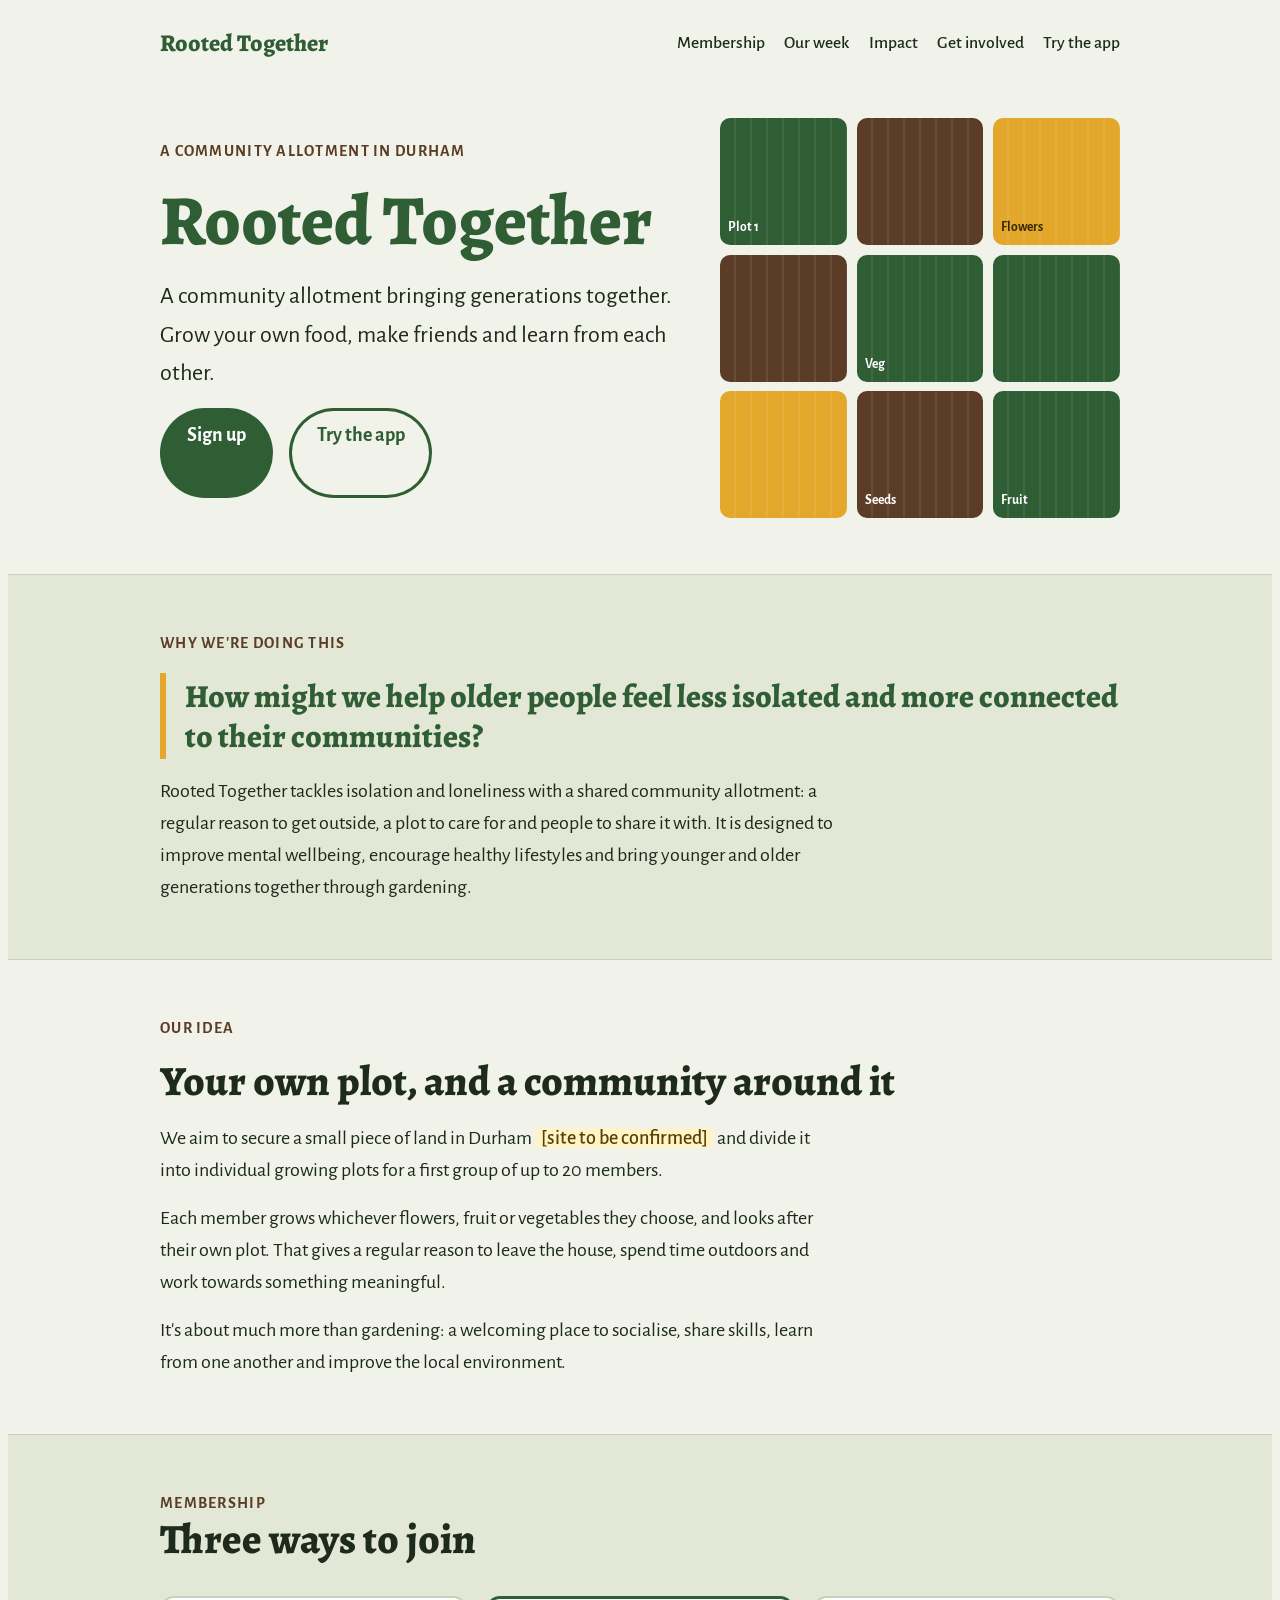
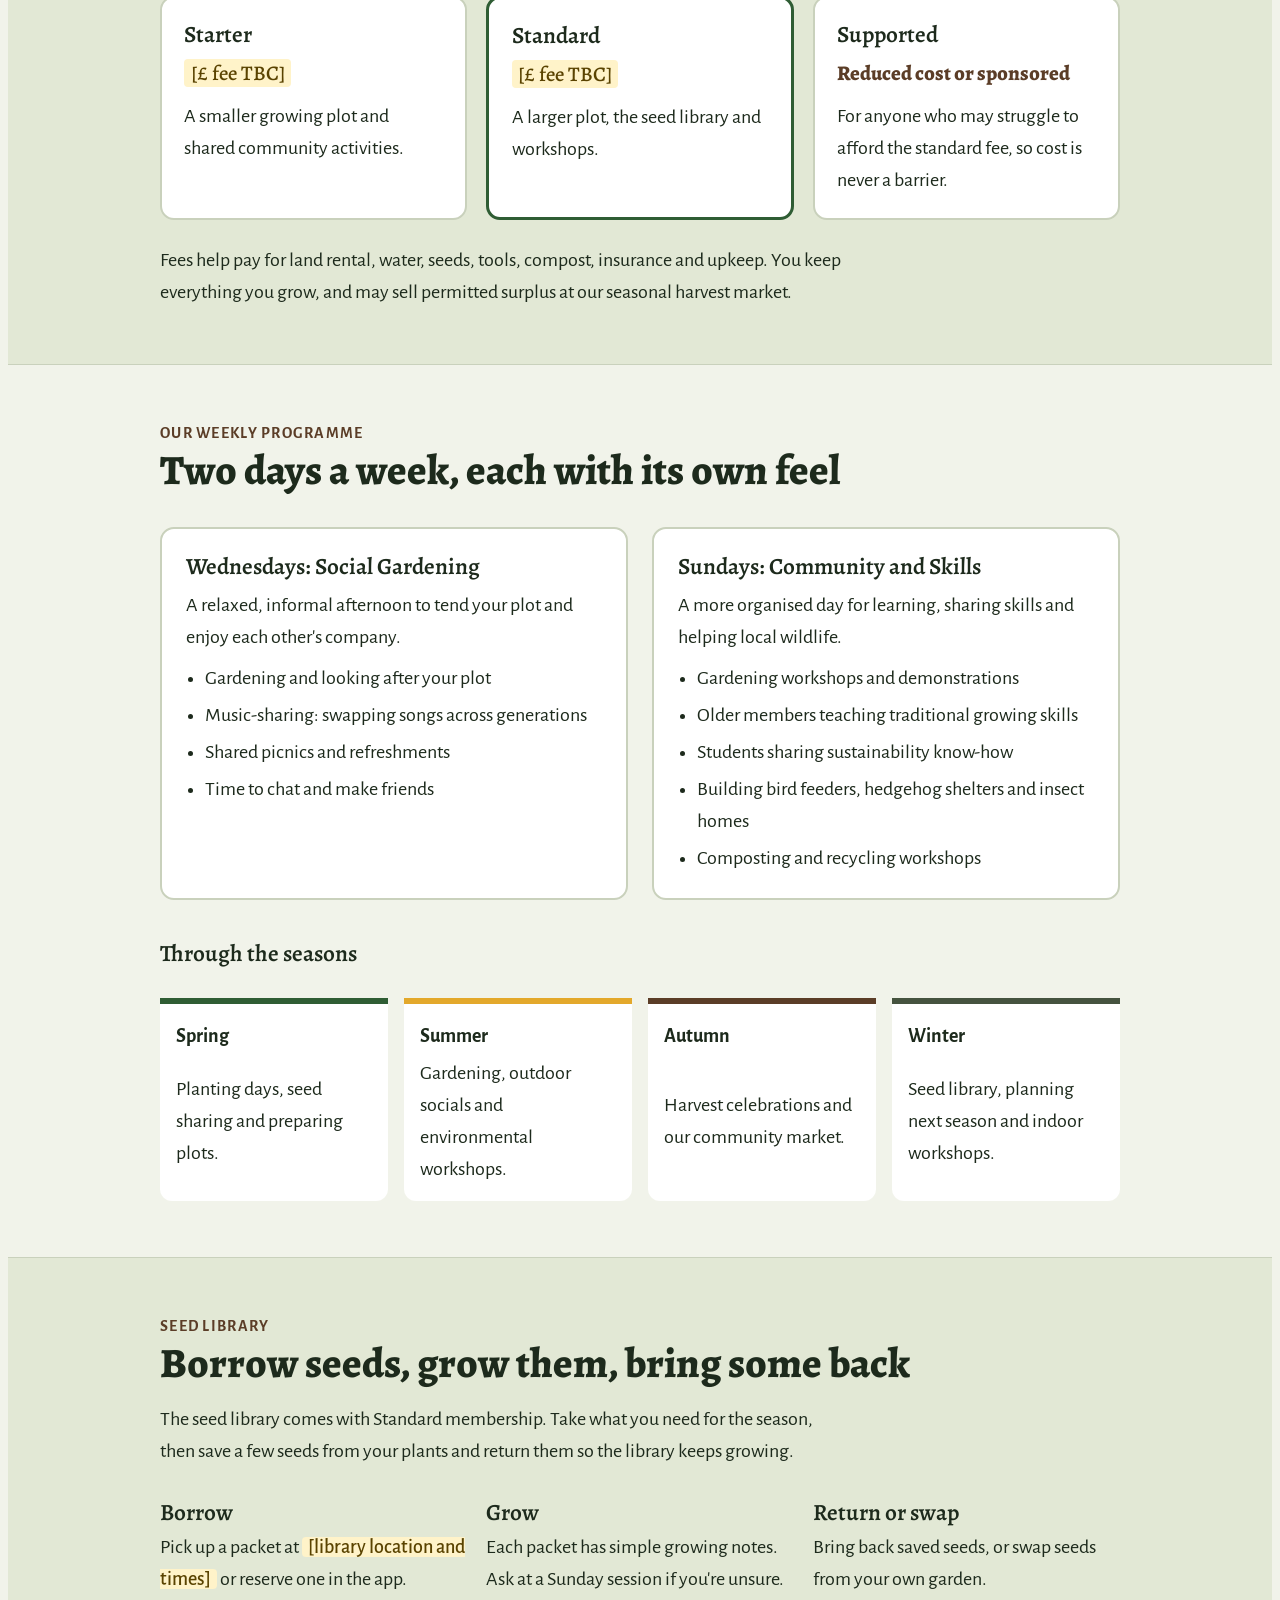
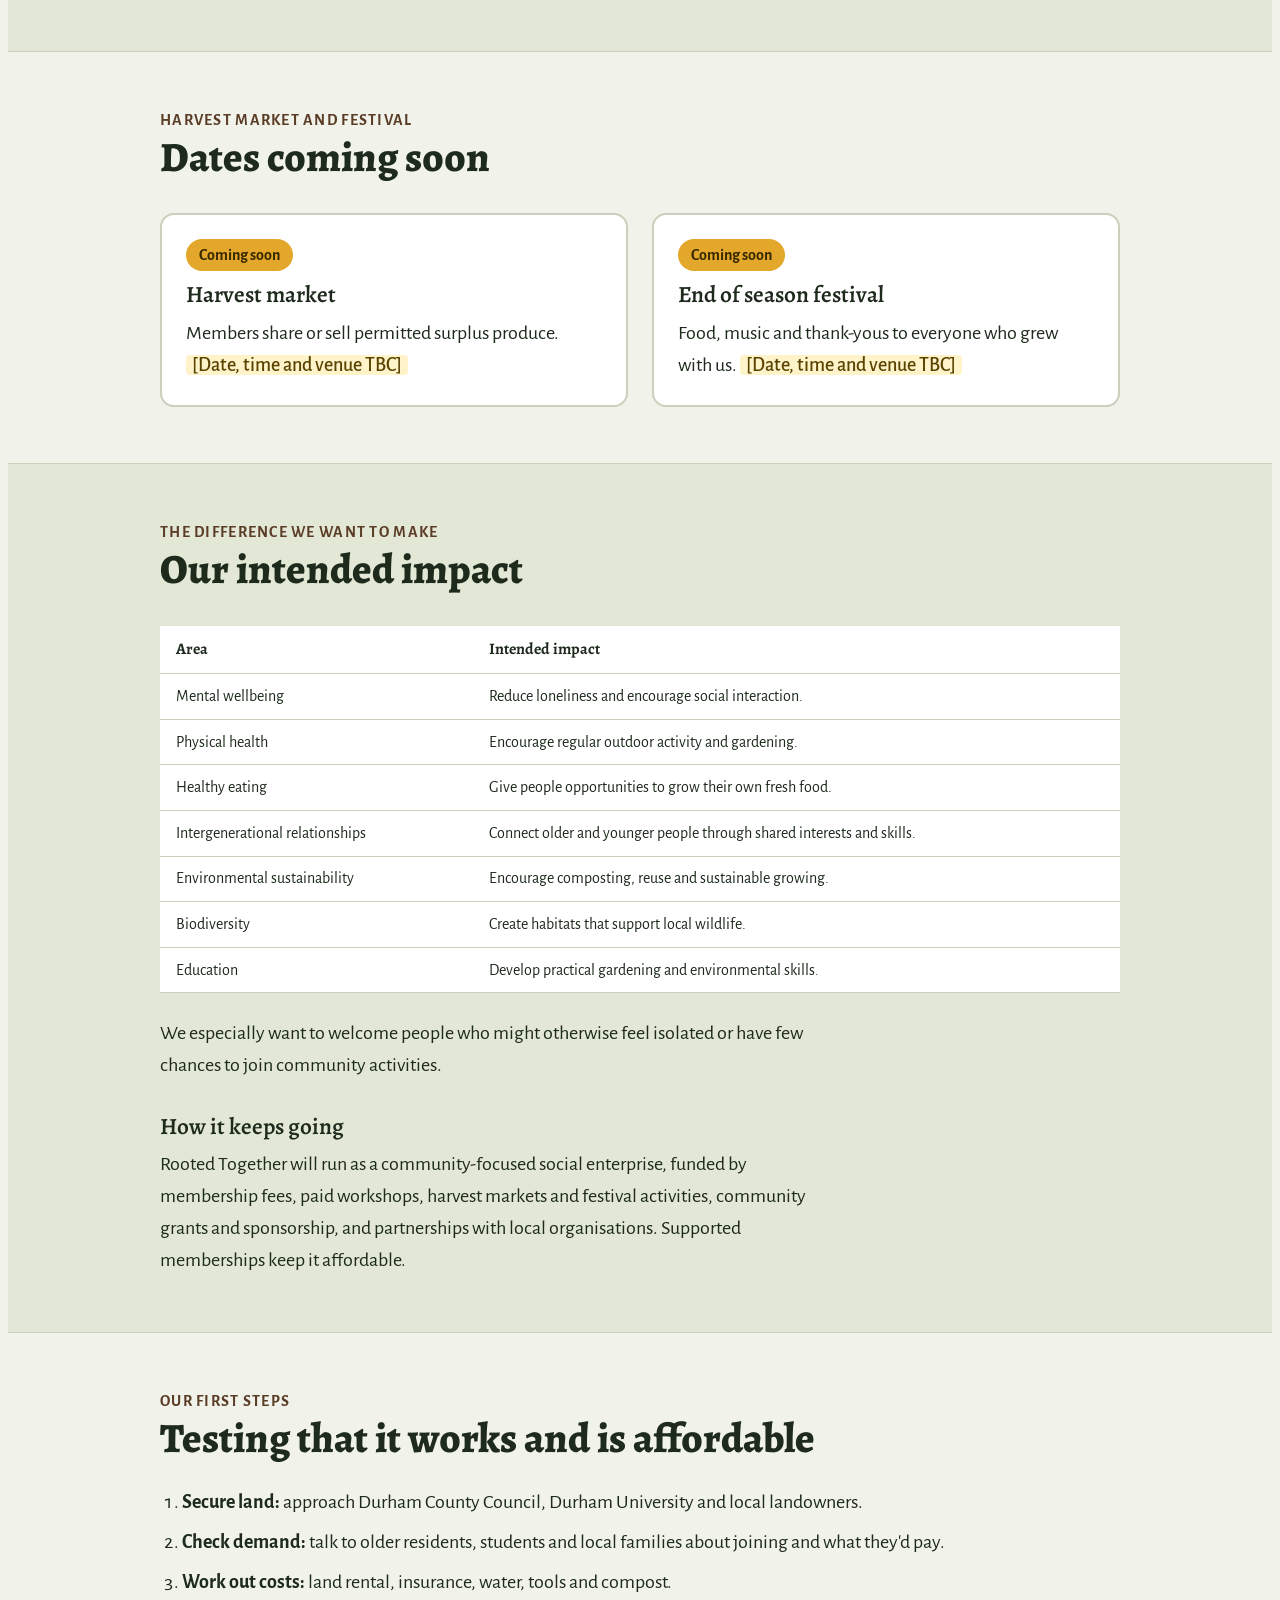
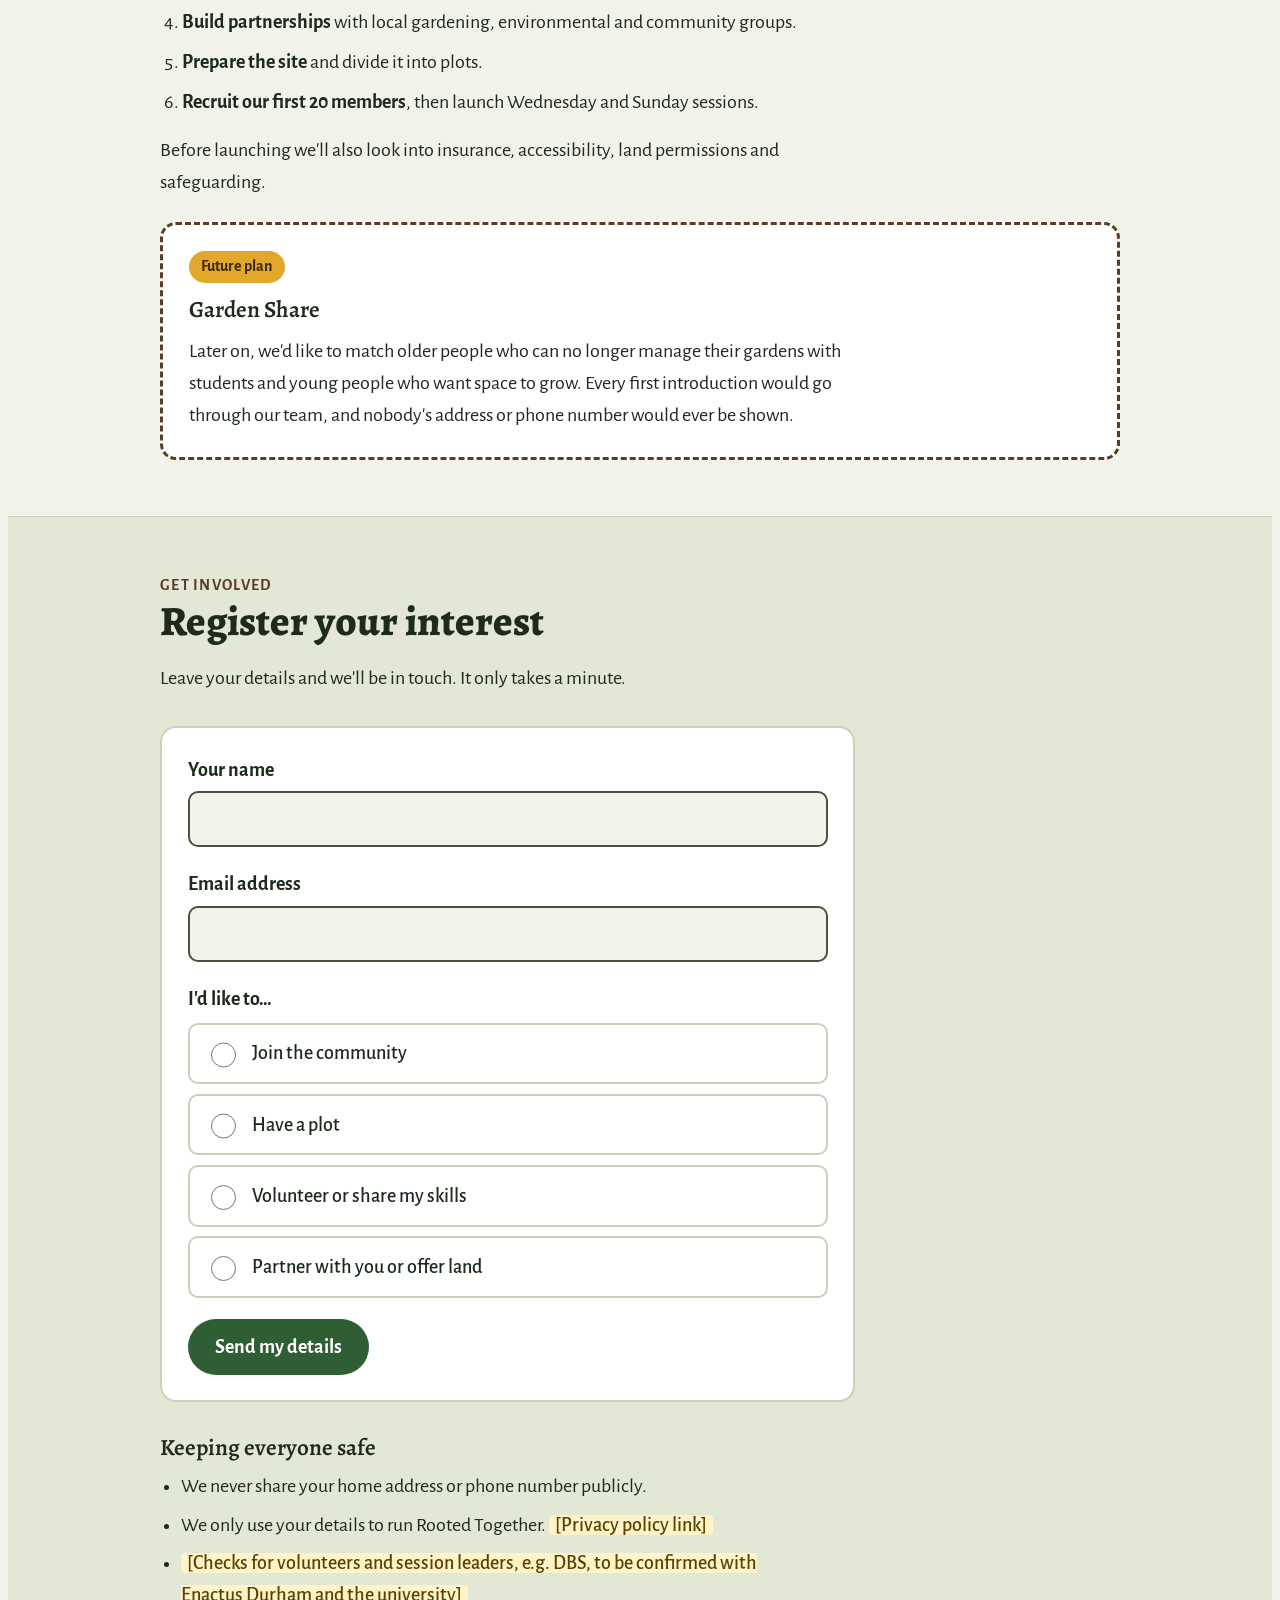
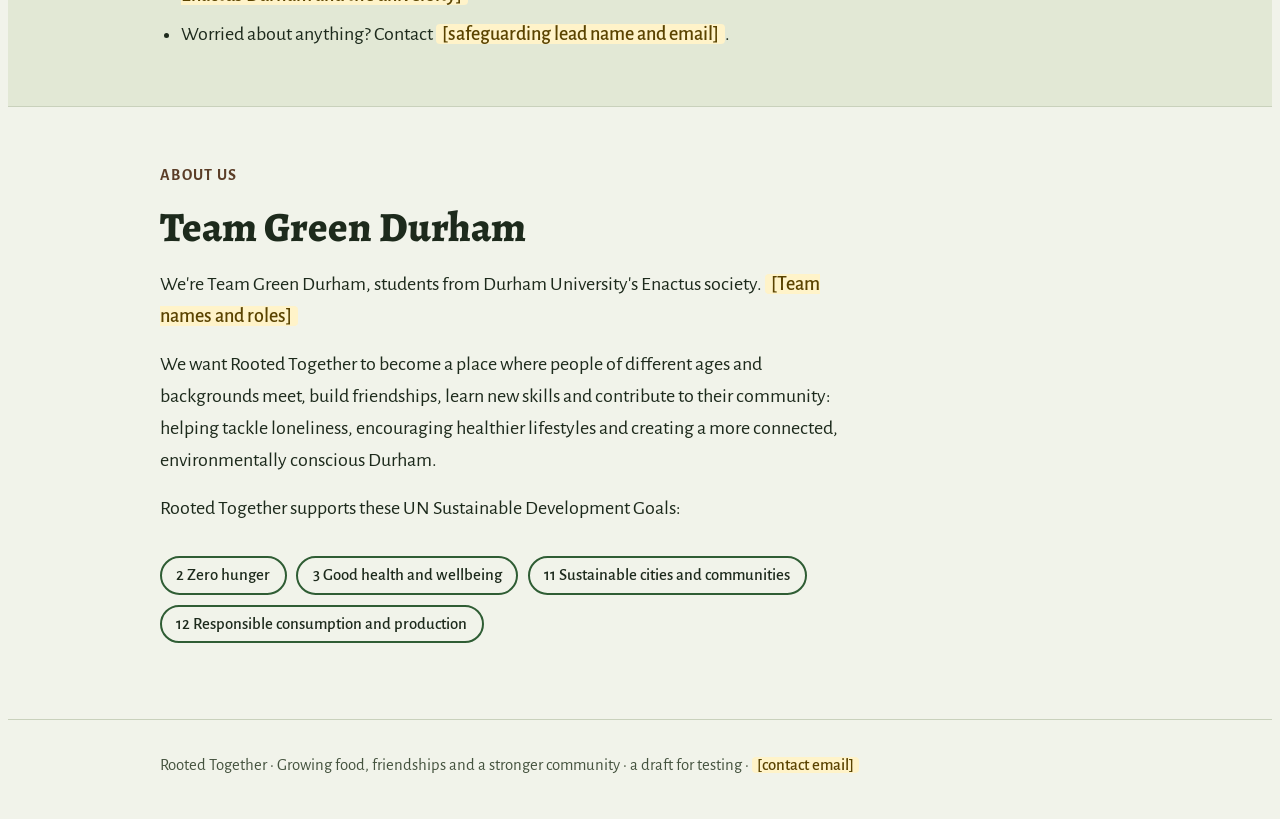
<file: index.html>
<!doctype html>
<meta charset="utf-8">
<meta http-equiv="refresh" content="0; url=website/">
<title>Rooted Together</title>
<p><a href="website/">Rooted Together website</a> · <a href="try-app/">Try the app</a></p>
</file>
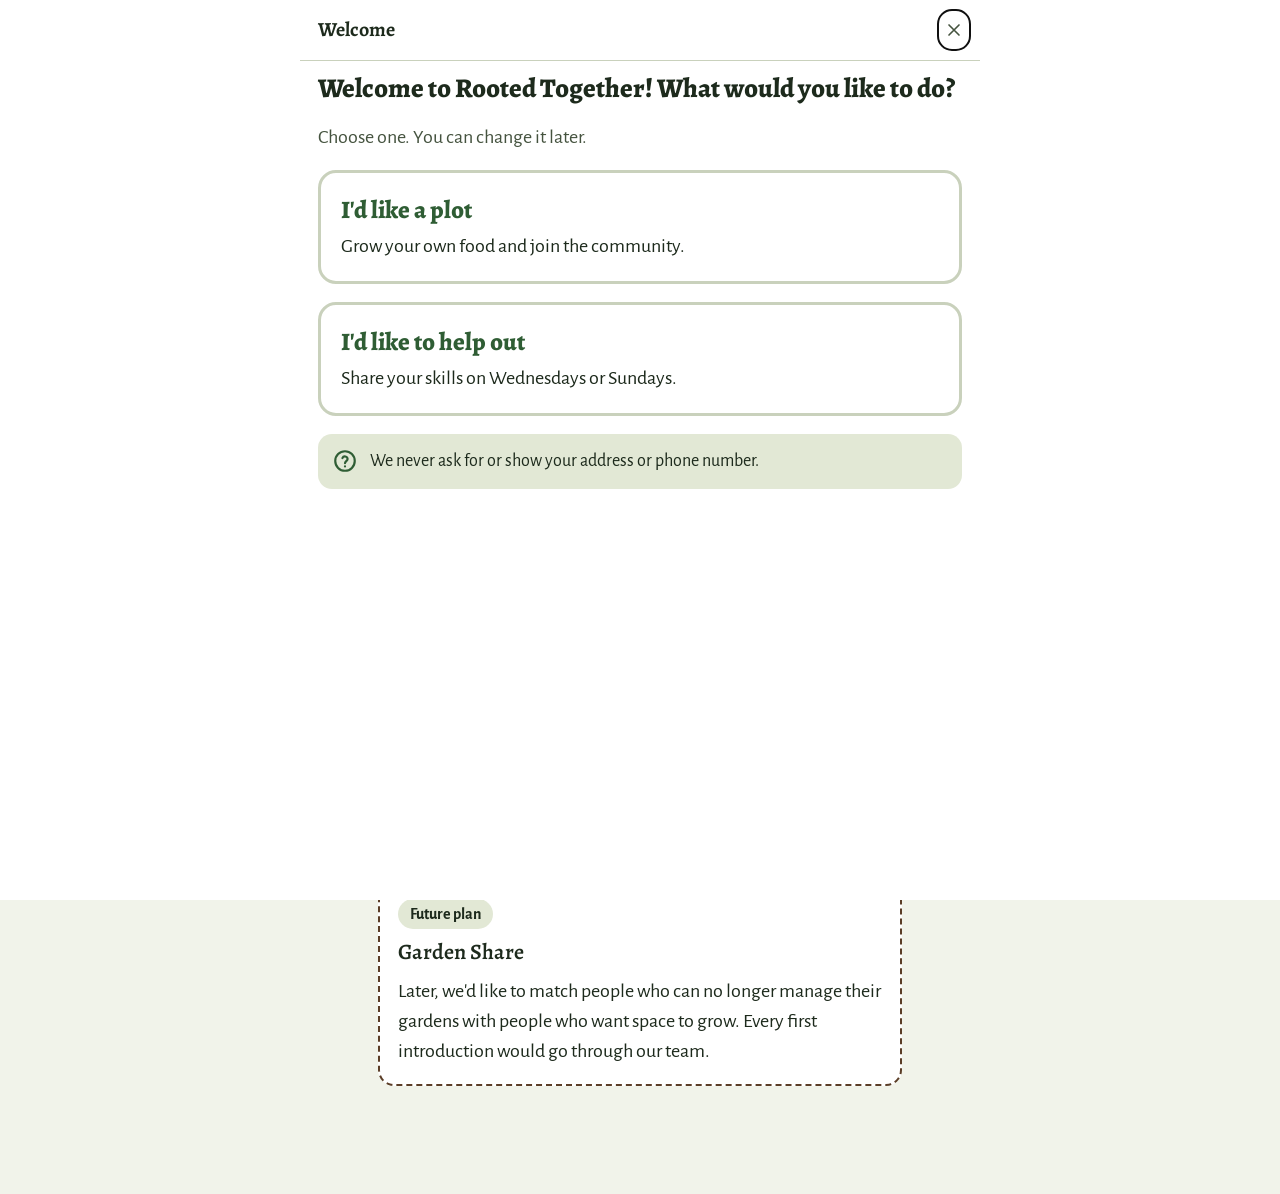
<file: try-app/index.html>
<!doctype html>
<!-- Made by standalone.py from app/. Don't edit: change app/ and run python standalone.py. -->
<html lang="en-GB">
<head>
<meta charset="utf-8">
<meta name="viewport" content="width=device-width,initial-scale=1,viewport-fit=cover">
<title>Rooted Together</title>
<meta name="description" content="Garden Share for Durham: people with gardens meet people who want to grow food. A draft by Team Green Durham for testing. Nothing you enter leaves this phone.">
<meta name="theme-color" content="#2a3d26" media="(prefers-color-scheme: light)">
<meta name="theme-color" content="#0e130d" media="(prefers-color-scheme: dark)">
<meta name="mobile-web-app-capable" content="yes">
<meta name="apple-mobile-web-app-capable" content="yes">
<meta name="apple-mobile-web-app-status-bar-style" content="default">
<meta name="apple-mobile-web-app-title" content="Rooted Together">
<link rel="icon" type="image/png" href="[data-uri]">
<link rel="stylesheet" href="https://fonts.googleapis.com/css2?family=Alegreya:wght@600;800&family=Alegreya+Sans:wght@400;500;700&display=swap">
<style>
/* Folio base styles: colours, the app frame, and the building blocks every feature shares
   (buttons, inputs, pop-up windows, switches, messages). Features add their own styles
   in their folder; the compiler puts this file first and each feature's styles after it.
   The accent colour comes from app/app.json ("theme"). */

:root {
  --bg: #f5f6fa;
  --surface: #ffffff;
  --surface-2: #eceef5;
  --text: #151925;
  --muted: #5f6678;
  --line: #dfe2eb;
  --accent: #3d5afe;
  --accent-ink: #ffffff;
  --accent-soft: #e6eaff;
  --danger: #c62828;
  --danger-soft: #fdecec;
  --shadow: 0 1px 2px rgb(16 20 32 / .05), 0 6px 18px rgb(16 20 32 / .06);
  --radius: 14px;
  /* Corner shapes, from large to small. An app can give them uneven corners in app/theme.css
     (e.g. a "knife" shape: three small corners and one large one). */
  --shape: var(--radius);        /* cards, pop-up windows, "Missing content" boxes */
  --shape-btn: 12px;             /* buttons, text boxes, switches between choices, the selected tab */
  --shape-sm: 10px;              /* small tags, pills and icon tiles */
  /* Used by the frame. app/theme.css can change any of these. */
  --text-2: var(--text);
  --top: #1d2130;           /* the dark area at the top: top bar and view titles */
  --top-2: #262b3d;
  --on-top: #ffffff;
  --on-top-muted: #c3c8d6;
  --tab-ink: var(--muted);  /* tabs that aren't selected */
  --glow: var(--accent);    /* the line above the selected tab */
  --gutter: 16px;           /* space at the screen's sides */
  --font: system-ui, -apple-system, "Segoe UI", Roboto, sans-serif;
  --font-mono: ui-monospace, SFMono-Regular, Menlo, Consolas, monospace;
  color-scheme: light;
}

@media (prefers-color-scheme: dark) {
  :root {
    --bg: #0f1117;
    --surface: #181b24;
    --surface-2: #232733;
    --text: #e8eaf0;
    --muted: #9aa1b2;
    --line: #2c313e;
    --accent: #8c9eff;
    --accent-ink: #0f1117;
    --accent-soft: #252c4d;
    --danger: #ff8a80;
    --danger-soft: #3a1f22;
    --shadow: 0 1px 2px rgb(0 0 0 / .3);
    --top: #0b0d12;
    --top-2: #111520;
    color-scheme: dark;
  }
}

* { box-sizing: border-box; }

html { -webkit-text-size-adjust: 100%; }

body {
  margin: 0;
  background: var(--bg);
  color: var(--text);
  font: 16px/1.45 var(--font);
  -webkit-tap-highlight-color: transparent;
}

[hidden] { display: none !important; }

svg {
  width: 20px;
  height: 20px;
  fill: none;
  stroke: currentColor;
  stroke-width: 2;
  stroke-linecap: round;
  stroke-linejoin: round;
  flex: none;
}

code {
  font: 0.88em var(--font-mono);
  background: var(--surface-2);
  padding: 1px 5px;
  border-radius: 5px;
}

h1, h2, h3 { margin: 0; line-height: 1.2; }

/* ---- App frame ---- */

.app {
  max-width: 560px;
  min-height: 100vh;
  min-height: 100dvh;
  margin: 0 auto;
  display: flex;
  flex-direction: column;
  padding-bottom: calc(84px + env(safe-area-inset-bottom));
}
.app:has(> .tabbar[hidden]) { padding-bottom: calc(32px + env(safe-area-inset-bottom)); }

/* The top bar: menu on the left; other features' buttons, then account and settings, on the right */
.topbar {
  position: sticky;
  top: 0;
  z-index: 5;
  display: flex;
  justify-content: space-between;
  align-items: center;
  padding: calc(10px + env(safe-area-inset-top)) var(--gutter) 6px;
  background: linear-gradient(180deg, var(--top), var(--top-2));
  color: var(--on-top);
}
/* Under the top bar, the dark area fades into the page, unless the view's title is on it too. */
.topbar::after {
  content: "";
  position: absolute;
  top: 100%;
  left: 0;
  right: 0;
  height: 16px;
  background: linear-gradient(180deg, var(--top-2), var(--bg));
  pointer-events: none;
}
.dark-head > .topbar { background: var(--top); }
.dark-head > .topbar::after { display: none; }
.top-btn {
  width: 44px;
  height: 44px;
  display: grid;
  place-items: center;
  margin-left: -10px;
  border: 0;
  border-radius: var(--shape-btn);
  background: transparent;
  color: inherit;
  cursor: pointer;
}
.top-btn svg { width: 24px; height: 24px; }
.top-right { display: flex; align-items: center; gap: 8px; }
.top-actions { display: flex; gap: 8px; }
.top-actions:empty { display: none; }
.top-btn.top-action { margin: 0; background: rgb(255 255 255 / .14); }
.top-btn.top-action svg { width: 22px; height: 22px; }
.top-btn.account { margin: 0 -10px 0 0; }
.top-btn.account svg { width: 24px; height: 24px; }
.top-btn:focus-visible, .tab:focus-visible { outline: 2px solid var(--glow); outline-offset: 2px; }

main, .view-host { flex: 1; display: flex; flex-direction: column; }
.view { flex: 1; display: flex; flex-direction: column; }
.screen-host { padding: 0 var(--gutter); }

/* Each view's title. Views can add more there (mount's `head`). It's on the page, or on the
   dark area for views that ask for that (darkHead). */
.page-head { position: relative; padding: 22px var(--gutter) 0; color: var(--text); }
.dark-head .page-head {
  padding: 6px var(--gutter) 18px;
  background: linear-gradient(180deg, var(--top), var(--top-2));
  color: var(--on-top);
}
.dark-head .page-head::after {
  content: "";
  position: absolute;
  top: 100%;
  left: 0;
  right: 0;
  height: 24px;
  background: linear-gradient(180deg, var(--top-2), var(--bg));
  pointer-events: none;
}
.page-title { display: flex; justify-content: space-between; align-items: flex-end; gap: 12px; }
.page-title h1 { font-size: 28px; font-weight: 600; letter-spacing: -0.01em; }
.page-sub { margin: 0; padding-bottom: 4px; font-size: 14px; color: var(--muted); text-align: right; }
.page-title h1 { margin-right: auto; }
.page-actions { display: flex; align-items: center; gap: 4px; margin: 0 -6px 0 -8px; }
.page-actions:empty { display: none; }
.dark-head .page-sub { color: var(--on-top-muted); }
.page-extra:empty { display: none; }
.page-title:not([hidden]) + .page-extra { margin-top: 14px; }
.page-body { position: relative; flex: 1; display: flex; flex-direction: column; padding: 18px var(--gutter) 0; }

/* The tab bar along the bottom. The selected tab is filled in the accent colour (a "pill" that
   slides between tabs), and the line above the bar glows over it. Tabs.js sets --pos (which tab,
   maybe between two while swiping), --glow-x and --shift (the bar following a finger a little). */
@property --glow-x { syntax: "<percentage>"; inherits: true; initial-value: 50%; }
.tabbar {
  position: fixed;
  left: 0;
  right: 0;
  bottom: 0;
  z-index: 6;
  max-width: 560px;
  margin: 0 auto;
  padding: 8px 10px calc(8px + env(safe-area-inset-bottom));
  background: var(--surface);
  touch-action: none;
  transition: --glow-x 0.25s ease;
}
.tabbar::before {
  content: "";
  position: absolute;
  top: 0;
  left: 0;
  right: 0;
  height: 3px;
  background: linear-gradient(90deg, transparent calc(var(--glow-x) - 55%), var(--glow) var(--glow-x), transparent calc(var(--glow-x) + 55%));
}
.tab-track {
  position: relative;
  display: flex;
  gap: 2px;
  transform: translateX(var(--shift, 0px));
  transition: transform 0.25s ease;
}
.tab-pill {
  position: absolute;
  top: 0;
  left: 0;
  width: calc((100% - (var(--tabs) - 1) * 2px) / var(--tabs));
  height: 100%;
  border-radius: var(--shape-btn);
  background: var(--accent);
  transform: translateX(calc(var(--pos, 0) * (100% + 2px)));
  transition: transform 0.25s cubic-bezier(.2, .8, .2, 1);
}
.tabbar.dragging, .tabbar.dragging .tab-track, .tabbar.dragging .tab-pill { transition: none; }
.tab {
  position: relative;
  flex: 1;
  min-width: 0;
  height: 52px;
  display: flex;
  flex-direction: column;
  align-items: center;
  justify-content: center;
  gap: 4px;
  border: 0;
  border-radius: var(--shape-btn);
  background: transparent;
  color: var(--tab-ink);
  font: inherit;
  font-size: 11px;
  font-weight: 500;
  cursor: pointer;
  transition: color 0.15s;
}
.tab svg { width: 22px; height: 22px; }
.tab span { max-width: 100%; overflow: hidden; text-overflow: ellipsis; white-space: nowrap; }
.tab.lit { color: var(--accent-ink); font-weight: 600; }

/* The menu: a panel that slides in from the left, over most of the screen. The rest is dimmed. */
dialog.menu-drawer {
  position: fixed;
  inset: 0 auto 0 0;
  width: 100%;
  max-width: none;
  height: 100%;
  max-height: none;
  margin: 0;
  padding: 0;
  border-radius: 0;
  background: transparent;
  box-shadow: none;
  overflow: hidden;
}
.menu-drawer::backdrop { background: rgb(0 0 0 / .45); opacity: 0; transition: opacity 0.28s ease; }
.menu-drawer.shown::backdrop { opacity: 1; }
.menu-panel {
  width: min(85vw, 476px);
  height: 100%;
  display: flex;
  flex-direction: column;
  border-radius: var(--shape);
  border-top-left-radius: 0;
  border-bottom-left-radius: 0;
  background: var(--surface);
  color: var(--text);
  box-shadow: 0 20px 60px rgb(0 0 0 / .25);
  overflow-y: auto;
  overscroll-behavior: contain;
  transform: translateX(-100%);
  transition: transform 0.28s cubic-bezier(.2, .8, .2, 1);
  touch-action: pan-y;
  outline: none;
}
.menu-drawer.shown .menu-panel { transform: none; }
.menu-drawer.dragging .menu-panel { transition: none; }

/* The top of the menu: who is signed in, and the status line, on the dark area */
.menu-top {
  width: 100%;
  border: 0;
  font: inherit;
  text-align: left;
  cursor: pointer;
  display: flex;
  align-items: center;
  gap: 14px;
  padding: calc(22px + env(safe-area-inset-top)) 20px 20px;
  background: linear-gradient(180deg, var(--top), var(--top-2));
  color: var(--on-top);
}
.menu-avatar {
  width: 48px;
  height: 48px;
  flex: none;
  display: grid;
  place-items: center;
  border-radius: 50%;
  background: rgb(255 255 255 / .14);
}
.menu-avatar svg { width: 26px; height: 26px; }
.menu-who { min-width: 0; display: flex; flex-direction: column; gap: 2px; }
.menu-top:focus-visible { outline: 2px solid var(--glow); outline-offset: -4px; }
.menu-who b { font-size: 17px; font-weight: 600; overflow-wrap: anywhere; }
.menu-who small { font-size: 13px; color: var(--on-top-muted); }
.menu-list { display: grid; padding: 8px 12px calc(16px + env(safe-area-inset-bottom)); }
.menu-row {
  display: flex;
  align-items: center;
  gap: 16px;
  padding: 14px 8px;
  border: 0;
  border-bottom: 1px solid var(--line);
  border-radius: 0;
  background: none;
  color: var(--text);
  font: inherit;
  font-size: 16px;
  text-align: left;
  cursor: pointer;
}
.menu-row:last-child { border-bottom: 0; }
.menu-row svg { width: 22px; height: 22px; color: var(--accent); }
.menu-row:focus-visible { outline: 2px solid var(--accent); outline-offset: -2px; border-radius: var(--shape-btn); }
.menu-row.spin svg { animation: spin 0.9s linear infinite; }

/* Round buttons */
.icon-btn {
  width: 40px;
  height: 40px;
  display: grid;
  place-items: center;
  border: 0;
  border-radius: var(--shape-btn);
  background: var(--surface);
  color: var(--text);
  box-shadow: var(--shadow);
  cursor: pointer;
}
.icon-btn.ghost { background: transparent; box-shadow: none; width: 32px; height: 40px; color: var(--muted); }
.icon-btn.spin svg { animation: spin 0.9s linear infinite; }
@keyframes spin { to { transform: rotate(360deg); } }

/* Switch between a few choices (e.g. Day · Week · Upcoming) */
.seg {
  display: grid;
  grid-template-columns: repeat(var(--tabs, 3), 1fr);
  gap: 4px;
  padding: 3px;
  border-radius: var(--shape-btn);
  background: var(--surface-2);
}
.seg button {
  height: 34px;
  border: 0;
  border-radius: var(--shape-btn);
  background: transparent;
  color: var(--muted);
  font: inherit;
  font-size: 14px;
  font-weight: 500;
  cursor: pointer;
}
.seg button[aria-selected="true"] { background: var(--accent); color: var(--accent-ink); font-weight: 600; }
.page-head .seg { background: var(--surface); }
.dark-head .page-head .seg { background: rgb(255 255 255 / .10); }
.dark-head .page-head .seg button { color: var(--on-top-muted); }
.page-head .seg button[aria-selected="true"] { color: var(--accent-ink); }

/* Something with nothing to show yet (ui.missing) */
.missing {
  display: flex;
  flex-direction: column;
  justify-content: center;
  gap: 2px;
  padding: 14px 16px;
  border: 1.5px dashed var(--line);
  border-radius: var(--shape);
  color: var(--muted);
  font-size: 13px;
}
.missing b { color: var(--text-2); font-size: 14px; font-weight: 600; }
button.missing { font: inherit; font-size: 13px; text-align: left; background: transparent; cursor: pointer; }

.link-btn {
  border: 0;
  background: none;
  padding: 4px 0;
  color: var(--accent);
  font: inherit;
  font-size: 14px;
  font-weight: 600;
  cursor: pointer;
  white-space: nowrap;
}

.list { display: flex; flex-direction: column; gap: 10px; }

.empty { padding: 48px 16px; text-align: center; color: var(--muted); }
.empty b { display: block; color: var(--text); font-size: 17px; margin-bottom: 4px; }

/* ---- Panels, text and forms ---- */

.panel {
  margin-top: 12px;
  padding: 18px;
  border-radius: var(--shape);
  background: var(--surface);
  box-shadow: var(--shadow);
}
.panel h2 { font-size: 20px; margin-bottom: 8px; }
.panel h3 { font-size: 16px; margin-bottom: 12px; }
.hint { color: var(--muted); font-size: 15px; margin: 0 0 16px; }
.hint.small { font-size: 13px; margin: 12px 0 0; }

.label { display: block; font-size: 14px; font-weight: 600; margin-bottom: 6px; }
.field { display: flex; gap: 8px; }
input[type="url"], input[type="text"], input[type="email"], input[type="password"], input[type="date"], input[type="datetime-local"], select, textarea {
  flex: 1;
  width: 100%;
  min-width: 0;
  padding: 12px;
  border: 1px solid var(--line);
  border-radius: var(--shape-btn);
  background: var(--bg);
  color: var(--text);
  font: inherit;
  font-size: 16px; /* prevents iOS zoom on focus */
}
textarea { min-height: 84px; resize: vertical; line-height: 1.4; }
input[type="url"]:focus, input[type="text"]:focus, input[type="email"]:focus, input[type="password"]:focus, input[type="date"]:focus, input[type="datetime-local"]:focus, select:focus, textarea:focus {
  outline: 2px solid var(--accent);
  outline-offset: 1px;
  border-color: transparent;
}

.btn {
  padding: 12px 16px;
  border: 0;
  border-radius: var(--shape-btn);
  background: var(--surface-2);
  color: var(--text);
  font: inherit;
  font-weight: 600;
  cursor: pointer;
}
.btn.primary { background: var(--accent); color: var(--accent-ink); }
.btn.danger { background: transparent; color: var(--danger); }
.btn.block { display: block; width: 100%; margin-top: 12px; }
.btn.small { padding: 7px 12px; font-size: 14px; text-decoration: none; white-space: nowrap; }
.btn:disabled { opacity: 0.6; cursor: default; }

.error {
  margin-top: 12px;
  padding: 10px 12px;
  border-radius: var(--shape-btn);
  background: var(--danger-soft);
  color: var(--danger);
  font-size: 14px;
}

.row { display: grid; grid-template-columns: repeat(auto-fit, minmax(120px, 1fr)); gap: 8px; }
.stack { display: grid; gap: 12px; }
.sub-head { font-size: 16px; margin-top: 8px; }

.advanced summary { cursor: pointer; font-weight: 600; font-size: 15px; padding: 4px 0; }
.advanced .hint { margin: 8px 0 10px; }

.check { display: flex; align-items: center; gap: 10px; font-size: 15px; }
.check input { width: 20px; height: 20px; margin: 0; accent-color: var(--accent); }

/* On/off switch */
.switch { position: relative; width: 46px; height: 28px; flex: none; }
.switch input { position: absolute; inset: 0; z-index: 1; margin: 0; opacity: 0; cursor: pointer; }
.switch input:disabled { cursor: default; }
.slider { position: absolute; inset: 0; border-radius: 999px; background: var(--line); transition: background 0.2s; }
.slider::after {
  content: "";
  position: absolute;
  top: 3px;
  left: 3px;
  width: 22px;
  height: 22px;
  border-radius: 50%;
  background: #fff;
  box-shadow: 0 1px 3px rgb(0 0 0 / .3);
  transition: transform 0.2s;
}
.switch input:checked + .slider { background: var(--accent); }
.switch input:checked + .slider::after { transform: translateX(18px); }
.switch input:focus-visible + .slider { outline: 2px solid var(--accent); outline-offset: 2px; }

/* ---- Pop-up windows ---- */

dialog {
  padding: 0;
  border: 0;
  background: var(--surface);
  color: var(--text);
  overflow: auto;
  overscroll-behavior: contain;
}
dialog::backdrop { background: rgb(0 0 0 / .45); }

/* Most pop-ups fill the screen. The title bar stays at the top while the rest scrolls, and on a
   wide screen the content keeps to a readable width in the middle. */
dialog.dialog-full {
  width: 100%;
  max-width: none;
  height: 100%;
  max-height: none;
  margin: 0;
  border-radius: 0;
  transition: transform 0.22s ease; /* springing back after a pull that didn't close it */
}
dialog.dialog-full.pulling { transition: none; }
@media (prefers-reduced-motion: reduce) {
  dialog.dialog-full { transition: none; }
}
.dialog-full .dialog-body {
  width: min(100%, 680px);
  margin: 0 auto;
  padding: 0 var(--gutter) calc(24px + env(safe-area-inset-bottom));
}
.dialog-full .dialog-head {
  position: sticky;
  top: 0;
  z-index: 1;
  align-items: center;
  margin: 0 calc(-1 * var(--gutter));
  padding: calc(10px + env(safe-area-inset-top)) 10px 10px var(--gutter);
  background: var(--surface);
  border-bottom: 1px solid var(--line);
}
.dialog-full .dialog-head h2 { padding-top: 0; }

/* A small box in the middle (size: 'box'), with the rest of the screen dimmed. */
dialog.dialog-box {
  width: min(520px, calc(100vw - 32px));
  max-height: calc(100dvh - 48px);
  border-radius: var(--shape);
  box-shadow: 0 20px 60px rgb(0 0 0 / .25);
}
.dialog-body { display: grid; gap: 12px; padding: 18px; }
.dialog-content { display: grid; gap: 12px; }
.dialog-head { display: flex; justify-content: space-between; align-items: flex-start; gap: 8px; }
.dialog-head h2 { font-size: 20px; padding-top: 8px; overflow-wrap: anywhere; }
.dialog-body .label { margin: 0 0 -6px; }
.dialog-body .error { margin: 0; }
.dialog-body .hint { margin: 0; }
.dialog-body .hint.small { margin-top: -6px; }
.dialog-body .group { display: grid; gap: 6px; }
.dialog-body .group .label { margin: 6px 0 0; }
.dialog-body .group .label:first-child { margin-top: 0; }
.dialog-body .group .hint.small { margin: 0; }
.advanced .group { margin-top: 10px; }

/* ---- Settings window ---- */

.settings-section { display: grid; gap: 12px; }
.settings-section + .settings-section { padding-top: 16px; border-top: 1px solid var(--line); }
.settings-section .sub-head { margin-top: 0; }
.features-fold summary { font-size: 16px; }
.features-fold summary small { float: right; padding-top: 2px; font-size: 13px; font-weight: 400; color: var(--muted); }
.features-fold[open] summary { margin-bottom: 8px; }
.feature-list { display: grid; }
.feature-row { display: flex; align-items: center; gap: 12px; padding: 8px 0; border-bottom: 1px solid var(--line); }
.feature-row:last-child { border-bottom: 0; }
.feature-text { flex: 1; min-width: 0; display: flex; flex-direction: column; }
.feature-text small { font-size: 13px; color: var(--muted); }
.feature-row.off .feature-text { opacity: 0.6; }
.problems { margin: 6px 0 0; padding-left: 18px; font-size: 13px; color: var(--muted); }

/* ---- Message at the bottom ---- */

.toast {
  position: fixed;
  left: 50%;
  bottom: calc(84px + env(safe-area-inset-bottom)); /* above the tab bar */
  z-index: 50;
  max-width: calc(100vw - 32px);
  padding: 10px 16px;
  border-radius: var(--shape-btn);
  background: var(--text);
  color: var(--bg);
  font-size: 14px;
  font-weight: 500;
  opacity: 0;
  pointer-events: none;
  transform: translate(-50%, 8px);
  transition: opacity 0.2s, transform 0.2s;
}
.toast.show { opacity: 1; transform: translate(-50%, 0); }

@media (prefers-reduced-motion: reduce) {
  .icon-btn.spin svg, .menu-row.spin svg { animation: none; }
  .tabbar, .tab-track, .tab-pill, .tab { transition: none; }
  .menu-panel, .menu-drawer::backdrop { transition: none; }
  .toast { transition: none; }
}

/* ---- Theme from app/app.json ---- */
:root { --accent: #2f5d34; }
@media (prefers-color-scheme: dark) { :root { --accent: #8cc68f; } }

/* ---- app/theme.css ---- */
/* Rooted Together's look: earthy greens and soil, big text, strong contrast, few steps.
   Older users come first: body text 20px, every button at least 56px tall.
   Fonts: Alegreya (headings) and Alegreya Sans (everything else), loaded by the page;
   Georgia and the system font stand in if they don't load.
   Sign-in is left out of this app, so the account button, the menu's account line and its
   Account row are hidden here (the framework's Account row is always the menu's first). */

:root {
  --font: "Alegreya Sans", system-ui, "Segoe UI", Arial, sans-serif;
  --font-head: "Alegreya", Georgia, "Times New Roman", serif;
  --bg: #f1f3ea;
  --surface: #ffffff;
  --surface-2: #e2e8d5;
  --text: #1d2a1c;
  --muted: #45533f;
  --line: #c9d1bc;
  --accent: #2f5d34;
  --accent-ink: #ffffff;
  --accent-soft: #e2e8d5;
  --soil: #5b3d27;
  --marigold: #e3a82b;
  --marigold-ink: #3a2a00;
  --placeholder-bg: #fff3c9;
  --placeholder-fg: #5a4300;
  --danger: #b3261e;
  --top: #2a3d26;
  --top-2: #2f4a2a;
  --on-top: #ffffff;
  --on-top-muted: #d6e2cf;
  --tab-ink: #45533f;
  --glow: var(--marigold);
  --radius: 16px;
  --shape: 16px;
  --shape-btn: 14px;
  --shape-sm: 999px;
  --gutter: 18px;
}
@media (prefers-color-scheme: dark) {
  :root {
    --bg: #151c14;
    --surface: #1f291e;
    --surface-2: #1b2519;
    --text: #eef2e6;
    --muted: #c3cdb8;
    --line: #3a4a37;
    --accent: #8cc68f;
    --accent-ink: #10200f;
    --accent-soft: #24331f;
    --soil: #e0b48e;
    --marigold: #f2c14e;
    --placeholder-bg: #4a3b0a;
    --placeholder-fg: #ffe69a;
    --danger: #ffb4ab;
    --top: #0e130d;
    --top-2: #141c13;
    --tab-ink: #c3cdb8;
  }
}

body { font-size: 20px; line-height: 1.5; }
.page-title h1, .dialog-head h2, .rt h2, .rt h3 { font-family: var(--font-head); }
.page-title h1 { font-size: 32px; font-weight: 800; }
.page-sub { font-size: 17px; }
.tab { height: 62px; font-size: 15px; }
.tab svg { width: 26px; height: 26px; }
.menu-row { font-size: 20px; min-height: 56px; }
.menu-list { padding-top: calc(16px + env(safe-area-inset-top)); }

/* No sign-in in this app. */
.top-btn.account, .menu-top, .menu-list > .menu-row:first-child { display: none !important; }

/* ---- Shared pieces every Rooted Together feature uses ---- */
.rt { display: flex; flex-direction: column; gap: 18px; padding-bottom: 24px; }
.rt h2 { font-size: 27px; font-weight: 800; line-height: 1.15; text-wrap: balance; }
.rt h3 { font-size: 22px; font-weight: 600; }
.rt p { margin: 0; }
.rt-muted { color: var(--muted); }
.rt-small { font-size: 17px; }
.rt-ph { background: var(--placeholder-bg); color: var(--placeholder-fg); padding: 0 .3em; border-radius: 4px; }
.rt-eyebrow { font-size: 16px; font-weight: 700; letter-spacing: .06em; text-transform: uppercase; color: var(--soil); }

.rt-btn { display: block; width: 100%; min-height: 60px; padding: 14px 18px; border: 0; border-radius: var(--shape-btn);
  background: var(--accent); color: var(--accent-ink); font: 700 21px/1.2 var(--font); cursor: pointer; text-align: center; }
.rt-btn.alt { background: var(--surface); color: var(--accent); box-shadow: inset 0 0 0 3px var(--accent); }
.rt-btn.small { display: inline-block; width: auto; min-height: 50px; padding: 10px 18px; font-size: 18px; }
.rt-btn:disabled { opacity: .45; cursor: not-allowed; }
.rt-btn:focus-visible, .rt-chip:focus-visible, .rt-choice:focus-visible { outline: 4px solid var(--marigold); outline-offset: 2px; }

.rt-choice { display: grid; gap: 4px; text-align: left; width: 100%; padding: 20px; border: 3px solid var(--line);
  border-radius: 18px; background: var(--surface); color: var(--text); font: inherit; cursor: pointer; }
.rt-choice b { font: 800 25px var(--font-head); color: var(--accent); }

.rt-q { display: grid; gap: 10px; }
.rt-q > .rt-label, .rt-q > label { font-weight: 700; }
.rt-chips { display: flex; flex-wrap: wrap; gap: 10px; }
.rt-chip { min-height: 54px; padding: 10px 18px; border-radius: 999px; border: 2px solid var(--muted);
  background: var(--surface); color: var(--text); font: 500 19px var(--font); cursor: pointer; }
.rt-chip[aria-pressed="true"] { background: var(--accent); border-color: var(--accent); color: var(--accent-ink); font-weight: 700; }
.rt-chip[aria-pressed="true"]::before { content: "✓ "; }
.rt select, .rt input[type=text], .rt input[type=number] { width: 100%; min-height: 58px; padding: 12px; font: 20px var(--font);
  border: 2px solid var(--muted); border-radius: 12px; background: var(--surface); color: var(--text); }

.rt-card { display: grid; gap: 10px; padding: 18px; background: var(--surface); border: 2px solid var(--line); border-radius: var(--shape); }
.rt-card.strong { border: 3px solid var(--accent); }
.rt-facts { display: grid; grid-template-columns: auto 1fr; gap: 4px 14px; margin: 0; }
.rt-facts dt { font-weight: 700; color: var(--muted); }
.rt-facts dd { margin: 0; }
.rt-row { display: flex; justify-content: space-between; align-items: center; gap: 12px; flex-wrap: wrap; }
.rt-row > div { min-width: 0; }
.rt-pill { justify-self: start; padding: 3px 12px; border-radius: 999px; background: var(--surface-2); font-size: 16px; font-weight: 700; }
.rt-pill.on { background: var(--marigold); color: var(--marigold-ink); }
.rt-example { font-size: 15px; font-weight: 700; letter-spacing: .05em; text-transform: uppercase; color: var(--soil); }
.rt-safe { display: flex; gap: 12px; align-items: flex-start; padding: 14px; border-radius: 14px; background: var(--surface-2); font-size: 18px; }
.rt-safe svg { width: 26px; height: 26px; flex: none; color: var(--accent); }
.rt-error { color: var(--danger); font-weight: 700; }
.about-hmw { font: 800 22px/1.3 var(--font-head); color: var(--accent); }

/* ---- feature: safeguarding (style.css) ---- */
.safety-list { margin: 0; padding-left: 1.3em; display: grid; gap: 10px; }

/* ---- feature: welcome (style.css) ---- */
.welcome .rt-btn.alt { margin-top: -6px; }
.welcome-check { grid-template-columns: 1fr; gap: 2px; }
.welcome-check dd { margin-bottom: 10px; font-weight: 700; }

/* ---- feature: allotment (style.css) ---- */
.allot-tier { font: 800 23px var(--font-head); color: var(--accent); }
.allot-later { border-style: dashed; border-color: var(--soil); }

/* ---- feature: events (style.css) ---- */
.week-list { margin: 0; padding-left: 1.2em; display: grid; gap: 4px; }

/* ---- feature: seeds (style.css) ---- */
/* Seeds uses the shared pieces in app/theme.css. */

/* ---- feature: garden-log (style.css) ---- */
.log-totals { display: grid; grid-template-columns: 1fr 1fr; gap: 12px; }
.log-num { display: block; font: 800 34px/1 var(--font-head); color: var(--accent); font-variant-numeric: tabular-nums; }
.log-list { list-style: none; margin: 0; padding: 0; display: grid; gap: 10px; }
.log-list li { padding: 12px 14px; border-radius: 10px; background: var(--surface); border-left: 6px solid var(--accent); }
.log-list li.food { border-left-color: var(--marigold); }

</style>
</head>
<body>
<div id="folio-root"></div>
<noscript>This app needs JavaScript.</noscript>

<script>
(() => {
  var __defProp = Object.defineProperty;
  var __export = (target, all) => {
    for (var name in all)
      __defProp(target, name, { get: all[name], enumerable: true });
  };

  // dist/web/folio/ui.js
  var ui_exports = {};
  __export(ui_exports, {
    ICONS: () => ICONS,
    dialog: () => dialog,
    el: () => el,
    errorBox: () => errorBox,
    filePicker: () => filePicker,
    hint: () => hint,
    icon: () => icon,
    loadScript: () => loadScript,
    missing: () => missing,
    onSwipe: () => onSwipe,
    ownsSwipe: () => ownsSwipe,
    select: () => select,
    toast: () => toast,
    toggle: () => toggle
  });
  function el(tag, attrs = {}, ...kids) {
    const node = document.createElement(tag);
    for (const [key, value] of Object.entries(attrs || {})) {
      if (value == null || value === false) continue;
      if (key === "class") node.className = value;
      else if (key.startsWith("on") && typeof value === "function") node.addEventListener(key.slice(2), value);
      else node.setAttribute(key, value === true ? "" : value);
    }
    for (const kid of kids.flat(Infinity)) {
      if (kid == null || kid === false || kid === "") continue;
      node.append(kid instanceof Node ? kid : document.createTextNode(String(kid)));
    }
    return node;
  }
  var ICONS = {
    close: '<path d="M18 6L6 18M6 6l12 12"/>',
    refresh: '<path d="M20 11a8 8 0 0 0-14.3-4.9L4 8"/><path d="M4 3v5h5"/><path d="M4 13a8 8 0 0 0 14.3 4.9L20 16"/><path d="M20 21v-5h-5"/>',
    gear: '<circle cx="12" cy="12" r="3"/><path d="M19.4 15a1.7 1.7 0 0 0 .3 1.8l.1.1a2 2 0 1 1-2.8 2.8l-.1-.1a1.7 1.7 0 0 0-1.8-.3 1.7 1.7 0 0 0-1 1.5V21a2 2 0 1 1-4 0v-.1a1.7 1.7 0 0 0-1.1-1.5 1.7 1.7 0 0 0-1.8.3l-.1.1a2 2 0 1 1-2.8-2.8l.1-.1a1.7 1.7 0 0 0 .3-1.8 1.7 1.7 0 0 0-1.5-1H3a2 2 0 1 1 0-4h.1a1.7 1.7 0 0 0 1.5-1.1 1.7 1.7 0 0 0-.3-1.8l-.1-.1a2 2 0 1 1 2.8-2.8l.1.1a1.7 1.7 0 0 0 1.8.3H9a1.7 1.7 0 0 0 1-1.5V3a2 2 0 1 1 4 0v.1a1.7 1.7 0 0 0 1 1.5 1.7 1.7 0 0 0 1.8-.3l.1-.1a2 2 0 1 1 2.8 2.8l-.1.1a1.7 1.7 0 0 0-.3 1.8V9a1.7 1.7 0 0 0 1.5 1H21a2 2 0 1 1 0 4h-.1a1.7 1.7 0 0 0-1.5 1z"/>',
    bell: '<path d="M6 9a6 6 0 0 1 12 0c0 6 2.5 8 2.5 8h-17S6 15 6 9z"/><path d="M10 20.5a2.2 2.2 0 0 0 4 0"/>',
    card: '<rect x="2.5" y="5" width="19" height="14" rx="2.5"/><path d="M6 9v6M8.5 9v6M11.5 9v6M13.5 9v6M16.5 9v6M18 9v6"/>',
    pin: '<path d="M12 21s-7-6.2-7-11a7 7 0 0 1 14 0c0 4.8-7 11-7 11z"/><circle cx="12" cy="10" r="2.5"/>',
    clock: '<circle cx="12" cy="12" r="9"/><path d="M12 7v5l3 2"/>',
    note: '<path d="M4 20h4L19 9a2.8 2.8 0 0 0-4-4L4 16v4z"/><path d="M13.5 6.5l4 4"/>',
    trash: '<path d="M4 7h16M9 7V4h6v3M6 7l1 13h10l1-13"/>',
    left: '<path d="M15 18l-6-6 6-6"/>',
    right: '<path d="M9 18l6-6-6-6"/>',
    plus: '<path d="M12 5v14M5 12h14"/>',
    check: '<path d="M5 12.5l4.5 4.5L19 7.5"/>',
    menu: '<path d="M4 7h16M4 12h16M4 17h16"/>',
    account: '<circle cx="12" cy="8" r="4"/><path d="M4 21c0-4 3.6-7 8-7s8 3 8 7"/>',
    people: '<circle cx="9" cy="8" r="3.5"/><path d="M2.5 20c0-3.6 2.9-6 6.5-6s6.5 2.4 6.5 6"/><path d="M16 4.5a3.5 3.5 0 0 1 0 7"/><path d="M18 14.3c2.1.7 3.5 2.8 3.5 5.7"/>',
    calendar: '<rect x="3" y="5" width="18" height="16" rx="2"/><path d="M3 10h18M8 3v4M16 3v4"/>',
    home: '<path d="M3 11l9-7 9 7"/><path d="M5 10v10h14V10"/><path d="M10 20v-5h4v5"/>',
    book: '<path d="M2.5 5.5C5 4 8.5 4 12 6c3.5-2 7-2 9.5-.5V19c-2.5-1.5-6-1.5-9.5.5-3.5-2-7-2-9.5-.5z"/><path d="M12 6v13.5"/>',
    dots: '<circle cx="12" cy="5" r="1.4"/><circle cx="12" cy="12" r="1.4"/><circle cx="12" cy="19" r="1.4"/>',
    link: '<path d="M10 14a4 4 0 0 0 5.7 0l3-3a4 4 0 0 0-5.7-5.7l-1 1"/><path d="M14 10a4 4 0 0 0-5.7 0l-3 3a4 4 0 0 0 5.7 5.7l1-1"/>',
    palette: '<path d="M12 3a9 9 0 0 0 0 18c1.2 0 2-.8 2-1.8 0-.5-.2-.9-.5-1.2-.3-.3-.5-.7-.5-1.2 0-1 .8-1.8 1.8-1.8H17a4 4 0 0 0 4-4C21 6.6 17 3 12 3z"/><circle cx="7.5" cy="11" r="1"/><circle cx="10" cy="7" r="1"/><circle cx="15" cy="7" r="1"/>',
    help: '<circle cx="12" cy="12" r="9"/><path d="M9.6 9.3a2.5 2.5 0 0 1 4.8.9c0 1.7-2.4 2.2-2.4 3.8"/><path d="M12 17h.01"/>',
    info: '<circle cx="12" cy="12" r="9"/><path d="M12 11v5.5"/><path d="M12 7.5h.01"/>',
    chat: '<path d="M4 5.5h16v10.5H10l-4.5 3.5V16H4z"/><path d="M8 9.5h8M8 12.5h5"/>',
    qr: '<rect x="3.5" y="3.5" width="6" height="6" rx="1"/><rect x="14.5" y="3.5" width="6" height="6" rx="1"/><rect x="3.5" y="14.5" width="6" height="6" rx="1"/><path d="M14.5 14.5h2.5v2.5M20.5 14.5v6h-3M14.5 18.5v2"/>'
  };
  function icon(nameOrDrawing) {
    const svg = document.createElementNS("http://www.w3.org/2000/svg", "svg");
    svg.setAttribute("viewBox", "0 0 24 24");
    svg.setAttribute("aria-hidden", "true");
    svg.innerHTML = ICONS[nameOrDrawing] ?? nameOrDrawing;
    return svg;
  }
  var toastTimer;
  function toast(message) {
    let box = document.getElementById("folio-toast");
    if (!box) {
      box = el("div", { id: "folio-toast", class: "toast", role: "status", "aria-live": "polite" });
      document.body.append(box);
    }
    box.textContent = message;
    box.classList.add("show");
    clearTimeout(toastTimer);
    toastTimer = setTimeout(() => box.classList.remove("show"), 4e3);
  }
  function dialog({ title = "", className = "", size = "full", onClose } = {}) {
    const heading = el("h2", {}, title);
    const content = el("div", { class: "dialog-content" });
    const element = el(
      "dialog",
      { class: `${size === "box" ? "dialog-box" : "dialog-full"} ${className}`.trim() },
      el(
        "div",
        { class: "dialog-body" },
        el(
          "div",
          { class: "dialog-head" },
          heading,
          el("button", { type: "button", class: "icon-btn ghost", "aria-label": "Close", onclick: () => element.close() }, icon("close"))
        ),
        content
      )
    );
    element.addEventListener("click", (e) => {
      if (e.target === element) element.close();
    });
    if (onClose) element.addEventListener("close", onClose);
    if (size !== "box") pullToClose(element);
    document.body.append(element);
    return {
      element,
      content,
      get isOpen() {
        return element.open;
      },
      open() {
        if (!element.open) element.showModal();
      },
      close() {
        if (element.open) element.close();
      },
      setTitle(text) {
        heading.textContent = text;
      },
      setContent(...nodes) {
        content.replaceChildren(...nodes.flat().filter((n) => n != null && n !== false));
      }
    };
  }
  function errorBox() {
    const box = el("div", { class: "error", role: "alert", hidden: true });
    box.show = (message) => {
      box.textContent = message || "";
      box.hidden = !message;
    };
    return box;
  }
  function missing(reason = "", attrs = {}) {
    return el("div", { class: "missing", ...attrs }, el("b", {}, "Missing content"), reason && el("span", {}, reason));
  }
  var hint = (text, { small = false } = {}) => el("p", { class: small ? "hint small" : "hint" }, text);
  function select(options, { value, id, onChange } = {}) {
    const node = el(
      "select",
      { id, onchange: onChange && ((e) => onChange(e.target.value)) },
      options.map(([v, label]) => el("option", { value: v }, label))
    );
    if (value != null) node.value = String(value);
    return node;
  }
  function toggle({ checked = false, label = "", disabled = false, onChange } = {}) {
    return el(
      "label",
      { class: "switch" },
      el("input", { type: "checkbox", checked, disabled, "aria-label": label, onchange: onChange && ((e) => onChange(e.target.checked)) }),
      el("span", { class: "slider", "aria-hidden": "true" })
    );
  }
  function filePicker(accept) {
    const input = el("input", { type: "file", accept, hidden: true });
    document.body.append(input);
    return {
      pick() {
        return new Promise((resolve) => {
          input.onchange = () => {
            const file = input.files[0] || null;
            input.value = "";
            resolve(file);
          };
          input.click();
        });
      }
    };
  }
  function onSwipe(target, fn) {
    let x = 0;
    let y = 0;
    let start = null;
    target.addEventListener("touchstart", (e) => {
      x = e.changedTouches[0].clientX;
      y = e.changedTouches[0].clientY;
      start = e.target;
    }, { passive: true });
    target.addEventListener("touchend", (e) => {
      const dx = e.changedTouches[0].clientX - x;
      const dy = e.changedTouches[0].clientY - y;
      if (Math.abs(dx) > 60 && Math.abs(dy) < Math.abs(dx) * 0.6) fn(dx < 0 ? 1 : -1, start);
    }, { passive: true });
  }
  function ownsSwipe(node, stop) {
    for (let n = node instanceof Element ? node : node?.parentElement; n && n !== stop; n = n.parentElement) {
      if (n.hasAttribute("data-own-swipe")) return true;
      if (n.scrollWidth > n.clientWidth + 1 && /auto|scroll/.test(getComputedStyle(n).overflowX)) return true;
    }
    return false;
  }
  var PULL_DECIDE = 8;
  var PULL_CLOSE = 110;
  function pullToClose(dialog2) {
    let pull = null;
    const reset = () => {
      dialog2.classList.remove("pulling");
      dialog2.style.transform = "";
    };
    dialog2.addEventListener("touchstart", (e) => {
      const t = e.changedTouches[0];
      const atTop = dialog2.scrollTop <= 0;
      pull = atTop && !e.target.closest?.("input, textarea, select") ? { x: t.clientX, y: t.clientY, dy: 0, down: null } : null;
    }, { passive: true });
    dialog2.addEventListener("touchmove", (e) => {
      if (!pull) return;
      const t = e.changedTouches[0];
      const dx = t.clientX - pull.x;
      pull.dy = t.clientY - pull.y;
      if (pull.down === null && Math.hypot(dx, pull.dy) > PULL_DECIDE) pull.down = pull.dy > 0 && pull.dy > Math.abs(dx);
      if (!pull.down) return;
      dialog2.classList.add("pulling");
      dialog2.style.transform = `translateY(${Math.max(0, pull.dy)}px)`;
    }, { passive: true });
    const end = () => {
      const p = pull;
      pull = null;
      if (!p?.down) return reset();
      if (p.dy > PULL_CLOSE) {
        dialog2.close();
        reset();
      } else {
        dialog2.classList.remove("pulling");
        dialog2.style.transform = "";
      }
    };
    dialog2.addEventListener("touchend", end, { passive: true });
    dialog2.addEventListener("touchcancel", end, { passive: true });
  }
  var scripts = /* @__PURE__ */ new Map();
  function loadScript(src) {
    if (!scripts.has(src)) {
      scripts.set(src, new Promise((resolve, reject) => {
        const s = document.createElement("script");
        s.src = src;
        s.onload = resolve;
        s.onerror = () => {
          scripts.delete(src);
          reject(new Error(`Couldn't load ${src}`));
        };
        document.head.append(s);
      }));
    }
    return scripts.get(src);
  }

  // dist/web/folio/net.js
  async function getText(url, platform) {
    const http = platform?.native ? platform.plugin("CapacitorHttp") : null;
    if (http) {
      const res2 = await http.request({ url, method: "GET", responseType: "text", headers: { "Cache-Control": "no-cache" } });
      if (res2.status >= 400) throw Object.assign(new Error("http"), { status: res2.status });
      return typeof res2.data === "string" ? res2.data : JSON.stringify(res2.data);
    }
    const res = await fetch(url, { cache: "no-store" });
    if (!res.ok) throw Object.assign(new Error("http"), { status: res.status });
    return res.text();
  }

  // dist/web/folio/Feature.js
  var Feature = class {
    constructor(app, manifest) {
      this.app = app;
      this.id = manifest.id;
      this.manifest = manifest;
      this.storage = app.storage.area(manifest.id);
    }
    // Override this. It may be async.
    start() {
    }
    // ---- Slots: places to add things ----
    // Adds an item to a slot. Returns a function that removes it again.
    add(slotName, item) {
      return this.app.slot(slotName).add(item, this.id);
    }
    // Creates a new slot that other features can add to. Describe what an item looks like.
    defineSlot(name, description = "") {
      return this.app.defineSlot(name, this.id, description);
    }
    slot(name) {
      return this.app.slot(name);
    }
    // ---- Services: objects one feature offers to others ----
    provide(name, service) {
      this.app.provide(name, service, this.id);
    }
    // Another feature's service, or null if that feature isn't installed or didn't start.
    // Always handle null: that's what keeps the app working when a folder is deleted.
    use(name) {
      return this.app.use(name);
    }
    // ---- Events ----
    on(name, fn) {
      return this.app.on(name, fn, this.id);
    }
    emit(name, data) {
      this.app.emit(name, data);
    }
    // ---- Screen ----
    // Asks the app to redraw the top bar and the current view.
    refresh() {
      this.app.refresh();
    }
    // A copy of <template id="name"> from this feature's templates.html.
    template(name) {
      const t = document.getElementById(`${this.id}--${name}`);
      if (!t) throw new Error(`No template "${name}" in ${this.id}/templates.html`);
      return t.content.cloneNode(true);
    }
    toast(message) {
      toast(message);
    }
    // ---- Platform ----
    // True inside the Android or iPhone app, false in the web version.
    get native() {
      return this.app.platform.native;
    }
    plugin(name) {
      return this.app.platform.plugin(name);
    }
    // Downloads text from another website (see net.js): through the phone in the Android app,
    // so sites that block web pages still work; an ordinary fetch on the web.
    getText(url) {
      return getText(url, this.app.platform);
    }
  };

  // dist/web/folio/Slot.js
  var Slot = class {
    constructor(app, name) {
      this.app = app;
      this.name = name;
      this.owner = null;
      this.description = "";
      this.entries = [];
    }
    // Adds an item. Items are kept in ascending `order` (default 50), then in the order added.
    // Returns a function that removes the item again.
    add(item, owner = null) {
      this.entries.push({ item, owner });
      this.entries.sort((a, b) => (a.item.order ?? 50) - (b.item.order ?? 50));
      return () => this.remove(item);
    }
    remove(item) {
      this.entries = this.entries.filter((e) => e.item !== item);
    }
    removeOwner(owner) {
      this.entries = this.entries.filter((e) => e.owner !== owner);
    }
    get items() {
      return this.entries.map((e) => e.item);
    }
    get size() {
      return this.entries.length;
    }
    ownerOf(item) {
      return this.entries.find((e) => e.item === item)?.owner ?? null;
    }
    // Runs fn(item) for one item, reporting a failure against the feature that added it.
    // Returns fn's result, or `fallback` if it threw.
    run(item, fn, fallback = void 0) {
      try {
        return fn(item);
      } catch (err) {
        this.app.report(this.ownerOf(item), err, `in "${this.name}"`);
        return fallback;
      }
    }
    // Runs fn(item) for every item.
    each(fn) {
      for (const { item } of [...this.entries]) this.run(item, fn);
    }
    // fn(item) for every item, keeping results that aren't null, undefined or false.
    map(fn) {
      const out = [];
      this.each((item) => {
        const result = fn(item);
        if (result != null && result !== false) out.push(result);
      });
      return out;
    }
    // The first result of fn(item) that isn't null, undefined or an empty string.
    first(fn) {
      for (const { item } of [...this.entries]) {
        const result = this.run(item, fn);
        if (result != null && result !== "") return result;
      }
      return void 0;
    }
    // True if fn(item) is true for any item. An item that throws counts as false.
    some(fn) {
      return this.entries.some(({ item }) => this.run(item, fn, false) === true);
    }
  };

  // dist/web/folio/Storage.js
  var Area = class {
    constructor(prefix, onFail = () => {
    }) {
      this.prefix = prefix;
      this.onFail = onFail;
    }
    get(key, fallback = null) {
      try {
        const raw = localStorage.getItem(this.prefix + key);
        return raw == null ? fallback : JSON.parse(raw);
      } catch {
        return fallback;
      }
    }
    // Saves a value (null or undefined removes it). Returns false if the device refused,
    // for example because storage is full or blocked.
    set(key, value) {
      try {
        if (value == null) localStorage.removeItem(this.prefix + key);
        else localStorage.setItem(this.prefix + key, JSON.stringify(value));
        return true;
      } catch {
        this.onFail(key);
        return false;
      }
    }
    remove(key) {
      return this.set(key, null);
    }
    has(key) {
      try {
        return localStorage.getItem(this.prefix + key) != null;
      } catch {
        return false;
      }
    }
    keys() {
      const out = [];
      try {
        for (let i = 0; i < localStorage.length; i++) {
          const k = localStorage.key(i);
          if (k?.startsWith(this.prefix)) out.push(k.slice(this.prefix.length));
        }
      } catch {
      }
      return out;
    }
    // Removes everything in this area, except the record of which `once` steps have run.
    clear() {
      for (const k of this.keys()) if (!k.startsWith("__once.")) this.remove(k);
    }
    // Runs fn the first time only (per device), e.g. to bring over data saved by an older
    // version of the app. Returns true if it ran now.
    once(name, fn) {
      const flag = `__once.${name}`;
      if (this.has(flag)) return false;
      fn();
      this.set(flag, Date.now());
      return true;
    }
  };
  var Storage = class extends Area {
    constructor(appId, onFail) {
      super(`${appId}.`, onFail);
      this.appId = appId;
    }
    // The private area for one feature (or for the framework itself, 'folio').
    area(name) {
      return new Area(`${this.appId}.${name}.`, this.onFail);
    }
    // Reads a key exactly as stored, outside any area. Only for importing data saved before
    // the app used Folio.
    raw(key) {
      try {
        return localStorage.getItem(key);
      } catch {
        return null;
      }
    }
    rawJSON(key, fallback = null) {
      try {
        const raw = this.raw(key);
        return raw == null ? fallback : JSON.parse(raw);
      } catch {
        return fallback;
      }
    }
    removeRaw(key) {
      try {
        localStorage.removeItem(key);
      } catch {
      }
    }
  };

  // dist/web/folio/Events.js
  var Events = class {
    constructor(app) {
      this.app = app;
      this.listeners = /* @__PURE__ */ new Map();
    }
    on(name, fn, owner = null) {
      const list = this.listeners.get(name) || [];
      const entry = { fn, owner };
      list.push(entry);
      this.listeners.set(name, list);
      return () => {
        const current = this.listeners.get(name) || [];
        this.listeners.set(name, current.filter((e) => e !== entry));
      };
    }
    emit(name, data) {
      for (const { fn, owner } of [...this.listeners.get(name) || []]) {
        try {
          const result = fn(data);
          if (result?.catch) result.catch((err) => this.app.report(owner, err, `handling "${name}"`));
        } catch (err) {
          this.app.report(owner, err, `handling "${name}"`);
        }
      }
    }
    removeOwner(owner) {
      for (const [name, list] of this.listeners) {
        this.listeners.set(name, list.filter((e) => e.owner !== owner));
      }
    }
  };

  // dist/web/folio/Platform.js
  var Platform = class {
    get native() {
      return !!window.Capacitor?.isNativePlatform?.();
    }
    // 'web', 'android' or 'ios'.
    get name() {
      return this.native ? window.Capacitor.getPlatform?.() || "android" : "web";
    }
    get online() {
      return navigator.onLine;
    }
    // A Capacitor plugin (e.g. 'LocalNotifications'), or null in the web version or when the
    // plugin isn't installed.
    plugin(name) {
      return window.Capacitor?.Plugins?.[name] ?? null;
    }
  };

  // dist/web/folio/Menu.js
  var SLIDE_MS = 280;
  var Menu = class {
    constructor({ label = "Menu" } = {}) {
      this.panel = el("div", { class: "menu-panel", tabindex: "-1", autofocus: true });
      this.element = el("dialog", { class: "menu-drawer", "aria-label": label }, this.panel);
      this.closing = 0;
      this.inHistory = false;
      this.ownBacks = 0;
      this.element.addEventListener("click", (e) => {
        if (e.target === this.element) this.close();
      });
      this.element.addEventListener("cancel", (e) => {
        e.preventDefault();
        this.close();
      });
      this.element.addEventListener("close", () => this.finish());
      window.addEventListener("popstate", () => {
        if (this.ownBacks > 0) {
          this.ownBacks -= 1;
          return;
        }
        if (!this.inHistory) return;
        this.inHistory = false;
        this.close();
      });
      this.followSwipes();
      document.body.append(this.element);
    }
    get isOpen() {
      return this.element.open && !this.closing;
    }
    setContent(...nodes) {
      this.panel.replaceChildren(...nodes.flat().filter((n) => n != null && n !== false));
    }
    open() {
      if (this.closing) {
        clearTimeout(this.closing);
        this.closing = 0;
      } else if (this.element.open) {
        return;
      } else {
        this.element.showModal();
        this.element.getBoundingClientRect();
      }
      this.panel.style.transform = "";
      this.element.classList.add("shown");
      if (!this.inHistory) {
        history.pushState({ folioMenu: true }, "", location.href);
        this.inHistory = true;
      }
    }
    // Slides the panel out, then closes it.
    close() {
      if (!this.element.open || this.closing) return;
      this.element.classList.remove("shown");
      this.panel.style.transform = "";
      const wait = matchMedia("(prefers-reduced-motion: reduce)").matches ? 0 : SLIDE_MS;
      this.closing = setTimeout(() => {
        this.closing = 0;
        this.element.close();
      }, wait);
    }
    finish() {
      clearTimeout(this.closing);
      this.closing = 0;
      this.element.classList.remove("shown", "dragging");
      this.panel.style.transform = "";
      if (this.inHistory) {
        this.inHistory = false;
        this.ownBacks += 1;
        history.back();
      }
    }
    // The panel follows a finger dragging it left, and closes if it went far enough or fast.
    followSwipes() {
      let start = null;
      this.panel.addEventListener("touchstart", (e) => {
        const t = e.changedTouches[0];
        start = { x: t.clientX, y: t.clientY, at: Date.now(), dx: 0, sideways: null };
      }, { passive: true });
      this.panel.addEventListener("touchmove", (e) => {
        if (!start) return;
        const t = e.changedTouches[0];
        const dx = t.clientX - start.x;
        const dy = t.clientY - start.y;
        if (start.sideways === null && Math.hypot(dx, dy) > 8) start.sideways = Math.abs(dx) > Math.abs(dy);
        if (!start.sideways) return;
        start.dx = Math.min(0, dx);
        this.element.classList.add("dragging");
        this.panel.style.transform = `translateX(${start.dx}px)`;
      }, { passive: true });
      const end = () => {
        if (!start) return;
        const { dx, at, sideways } = start;
        start = null;
        this.element.classList.remove("dragging");
        if (!sideways) return;
        const fast = dx < -40 && Date.now() - at < 250;
        if (dx < -this.panel.offsetWidth / 3 || fast) this.close();
        else this.panel.style.transform = "";
      };
      this.panel.addEventListener("touchend", end, { passive: true });
      this.panel.addEventListener("touchcancel", end, { passive: true });
    }
  };

  // dist/web/folio/appearance.js
  var APPEARANCES = [["auto", "Automatic"], ["light", "Light"], ["dark", "Dark"]];
  var DARK = /\(\s*prefers-color-scheme\s*:\s*dark\s*\)/g;
  var LIGHT = /\(\s*prefers-color-scheme\s*:\s*light\s*\)/g;
  function mediaFor(original, mode) {
    if (mode !== "light" && mode !== "dark") return original;
    const dark = mode === "dark";
    return original.split(",").map((query) => {
      const q = query.trim().replace(DARK, dark ? "all" : "NEVER").replace(LIGHT, dark ? "NEVER" : "all");
      return q.includes("NEVER") ? "not all" : q;
    }).join(", ");
  }
  var originals = /* @__PURE__ */ new WeakMap();
  function rewrite(rules, mode) {
    for (const rule of rules) {
      if (rule instanceof CSSMediaRule) {
        if (!originals.has(rule)) originals.set(rule, rule.media.mediaText);
        const original = originals.get(rule);
        if (/prefers-color-scheme/.test(original)) rule.media.mediaText = mediaFor(original, mode);
      }
      if (rule.cssRules) rewrite(rule.cssRules, mode);
    }
  }
  function applyAppearance(mode = "auto") {
    for (const sheet of document.styleSheets) {
      let rules;
      try {
        rules = sheet.cssRules;
      } catch {
        continue;
      }
      rewrite(rules, mode);
    }
    for (const meta of document.querySelectorAll('meta[name="theme-color"][media]')) {
      if (!originals.has(meta)) originals.set(meta, meta.getAttribute("media"));
      meta.setAttribute("media", mediaFor(originals.get(meta), mode));
    }
    document.documentElement.dataset.appearance = mode;
  }
  function startAppearance(mode) {
    applyAppearance(mode);
    if (document.readyState !== "complete") window.addEventListener("load", () => applyAppearance(mode), { once: true });
  }

  // dist/web/folio/Settings.js
  var Settings = class {
    constructor(app) {
      this.app = app;
      this.prefs = app.storage.area("folio");
      startAppearance(this.prefs.get("appearance", "auto"));
      this.restartNeeded = false;
      this.featuresOpen = false;
    }
    // ---- Settings window ----
    open() {
      if (!this.window) this.window = dialog({ title: "Settings", className: "settings-dialog", onClose: () => {
        this.featuresOpen = false;
      } });
      this.render();
      this.window.open();
    }
    // Redraws the window if it's open, e.g. after a section's data changed.
    refresh() {
      if (this.window?.isOpen) this.render();
    }
    close() {
      this.window?.close();
    }
    render() {
      const slot = this.app.slot("settings");
      const sections = slot.map((s) => {
        const body = s.render();
        if (!body) return null;
        return el("section", { class: "settings-section" }, s.title && el("h3", { class: "sub-head" }, s.title), body);
      });
      this.window.setContent(this.appearanceSection(), ...sections, this.featuresSection(), el(
        "section",
        { class: "settings-section about" },
        el("h3", { class: "sub-head" }, "About"),
        ...this.aboutParts()
      ));
    }
    // Light or dark: follow the phone, or always one of them. Saved as 'appearance' on this phone.
    appearanceSection() {
      const current = this.prefs.get("appearance", "auto");
      const choose2 = (mode) => {
        this.prefs.set("appearance", mode);
        applyAppearance(mode);
        this.render();
      };
      return el(
        "section",
        { class: "settings-section" },
        el("h3", { class: "sub-head" }, "Appearance"),
        el(
          "div",
          { class: "seg", role: "radiogroup", "aria-label": "Appearance", style: `--tabs:${APPEARANCES.length}` },
          APPEARANCES.map(([mode, label]) => el("button", {
            type: "button",
            role: "radio",
            "aria-checked": String(mode === current),
            "aria-selected": String(mode === current),
            onclick: () => choose2(mode)
          }, label))
        ),
        hint(current === "auto" ? "Follows your phone's light or dark setting." : `Always ${current}, whatever your phone is set to.`, { small: true })
      );
    }
    featuresSection() {
      const disabled = new Set(this.prefs.get("disabled", []));
      const features2 = [...this.app.features.values()].filter((f) => f.status !== "not-for-platform");
      const rows = features2.map((f) => {
        const on = !disabled.has(f.manifest.id);
        const note = {
          active: f.problem ? `Had a problem: ${f.problem}` : f.manifest.description,
          failed: `Couldn't start: ${f.reason}`,
          disabled: "Switched off",
          skipped: f.reason
        }[f.status] || f.manifest.description;
        return el(
          "div",
          { class: `feature-row${f.status === "active" ? "" : " off"}` },
          el("div", { class: "feature-text" }, el("b", {}, f.manifest.name), el("small", {}, note)),
          toggle({
            checked: on,
            label: `Use ${f.manifest.name}`,
            onChange: (checked) => {
              if (checked) disabled.delete(f.manifest.id);
              else disabled.add(f.manifest.id);
              this.prefs.set("disabled", [...disabled]);
              this.restartNeeded = true;
              this.render();
            }
          })
        );
      });
      const off = features2.filter((f) => f.status !== "active").length;
      const fold = el(
        "details",
        { class: "advanced features-fold", open: this.featuresOpen, ontoggle: () => {
          this.featuresOpen = fold.open;
        } },
        el("summary", {}, "Features", el("small", {}, off ? `${features2.length - off} on, ${off} off` : `All ${features2.length} on`)),
        hint("Switch off anything you don't use. Features that need a switched-off feature are switched off too.", { small: true }),
        el("div", { class: "feature-list" }, rows)
      );
      return el(
        "section",
        { class: "settings-section" },
        fold,
        this.restartNeeded && el("button", { type: "button", class: "btn primary", onclick: () => location.reload() }, "Restart the app to apply")
      );
    }
    // ---- About ----
    aboutParts() {
      const { name, version, build, framework } = this.app.config;
      const problems = this.app.problems;
      return [
        hint(`${name} ${version}${build ? ` (build ${build})` : ""} · Made with Folio ${framework}`, { small: true }),
        problems.length > 0 && el(
          "details",
          { class: "advanced" },
          el("summary", {}, `${problems.length} problem${problems.length > 1 ? "s" : ""} since the app opened`),
          el("ul", { class: "problems" }, problems.slice(-20).map((p) => el("li", {}, `${p.feature || "app"}: ${p.message}${p.where ? ` (${p.where})` : ""}`)))
        )
      ];
    }
    openAbout() {
      if (!this.about) this.about = dialog({ title: "About", className: "about-dialog" });
      const { description } = this.app.config;
      this.about.setContent(description && hint(description), ...this.aboutParts());
      this.about.open();
    }
  };

  // dist/web/folio/Tabs.js
  var DECIDE = 8;
  var SWITCH = 30;
  var Tabs = class {
    constructor(select2) {
      this.select = select2;
      this.pill = el("span", { class: "tab-pill", "aria-hidden": "true" });
      this.track = el("div", { class: "tab-track" }, this.pill);
      this.nav = el("nav", { class: "tabbar", "aria-label": "Main", hidden: true }, this.track);
      this.views = [];
      this.buttons = [];
      this.index = 0;
      this.drag = null;
      this.swallowClick = false;
      this.followSwipes();
    }
    render(views, current) {
      this.views = views;
      this.index = Math.max(0, views.indexOf(current));
      this.nav.style.setProperty("--tabs", Math.max(views.length, 1));
      this.buttons = views.map((v) => el("button", {
        type: "button",
        class: "tab",
        "aria-current": v === current ? "page" : null,
        onclick: () => this.select(v.id)
      }, icon(v.icon || "dots"), el("span", {}, v.label)));
      this.track.replaceChildren(this.pill, ...this.buttons);
      this.place(this.drag?.sideways ? this.drag.pos : this.index);
    }
    // Goes to the next (+1) or previous (-1) tab, stopping at the ends.
    move(direction) {
      const target = this.views[this.index + direction];
      if (target) this.select(target.id);
    }
    // Puts the highlight and glow at a tab (a fraction is between two tabs).
    place(pos) {
      const n = Math.max(this.views.length, 1);
      this.nav.style.setProperty("--pos", pos);
      this.nav.style.setProperty("--glow-x", `${(pos + 0.5) / n * 100}%`);
      const lit = Math.round(pos);
      this.buttons.forEach((b, i) => b.classList.toggle("lit", i === lit));
    }
    followSwipes() {
      const nav = this.nav;
      nav.addEventListener("touchstart", (e) => {
        const t = e.changedTouches[0];
        this.drag = { x: t.clientX, y: t.clientY, dx: 0, sideways: null, pos: this.index };
      }, { passive: true });
      nav.addEventListener("touchmove", (e) => {
        const d = this.drag;
        if (!d) return;
        const t = e.changedTouches[0];
        d.dx = t.clientX - d.x;
        const dy = t.clientY - d.y;
        if (d.sideways === null && Math.hypot(d.dx, dy) > DECIDE) d.sideways = Math.abs(d.dx) > Math.abs(dy);
        if (!d.sideways || this.views.length < 2) return;
        nav.classList.add("dragging");
        const width = this.track.offsetWidth / this.views.length || 1;
        const last = this.views.length - 1;
        let pos = this.index + Math.max(-1, Math.min(1, -d.dx / width / 2));
        if (pos < 0) pos *= 0.3;
        if (pos > last) pos = last + (pos - last) * 0.3;
        d.pos = pos;
        this.place(pos);
        nav.style.setProperty("--shift", `${Math.max(-12, Math.min(12, d.dx * 0.08))}px`);
      }, { passive: true });
      const end = () => {
        const d = this.drag;
        this.drag = null;
        nav.classList.remove("dragging");
        nav.style.setProperty("--shift", "0px");
        if (!d?.sideways) return;
        this.swallowClick = true;
        setTimeout(() => {
          this.swallowClick = false;
        }, 400);
        const target = Math.abs(d.dx) >= SWITCH ? this.index + (d.dx < 0 ? 1 : -1) : this.index;
        if (target !== this.index && this.views[target]) this.select(this.views[target].id);
        else this.place(this.index);
      };
      nav.addEventListener("touchend", end, { passive: true });
      nav.addEventListener("touchcancel", end, { passive: true });
      nav.addEventListener("click", (e) => {
        if (!this.swallowClick) return;
        this.swallowClick = false;
        e.stopPropagation();
        e.preventDefault();
      }, true);
    }
  };

  // dist/web/folio/Shell.js
  var Shell = class {
    constructor(app) {
      this.app = app;
      this.settings = new Settings(app);
      this.sections = /* @__PURE__ */ new Map();
      this.screens = [];
      this.currentId = null;
      this.ready = false;
      this.wanted = new URLSearchParams(location.hash.slice(1)).get("view");
      this.menuButton = el("button", { type: "button", class: "top-btn", "aria-label": "Menu", onclick: () => this.openMenu() }, icon("menu"));
      this.accountButton = el("button", { type: "button", class: "top-btn account", "aria-label": "Account", onclick: () => this.openAccount() }, icon("account"));
      this.actions = el("div", { class: "top-actions" });
      this.viewHost = el("div", { class: "view-host" });
      this.empty = el("div", { class: "empty", hidden: true });
      this.screenHost = el("div", { class: "screen-host", hidden: true });
      this.main = el("main", {}, this.viewHost, this.empty);
      this.tabBar = new Tabs((id) => this.selectView(id));
      this.tabs = this.tabBar.nav;
      const root = document.getElementById("folio-root") || document.body.appendChild(el("div", { id: "folio-root" }));
      this.frame = el(
        "div",
        { class: "app" },
        el("header", { class: "topbar" }, this.menuButton, el("div", { class: "top-right" }, this.actions, this.accountButton)),
        this.screenHost,
        this.main,
        this.tabs
      );
      root.replaceChildren(this.frame);
      onSwipe(this.main, (dir, start) => {
        if (!ownsSwipe(start, this.main)) this.tabBar.move(dir);
      });
      document.addEventListener("keydown", (e) => {
        if (this.main.hidden || document.querySelector("dialog[open]")) return;
        if (e.target.matches?.("input, textarea, select")) return;
        if (e.key === "ArrowLeft") this.step(-1);
        if (e.key === "ArrowRight") this.step(1);
      });
    }
    // ---- Title ----
    // The name in the browser tab (the top bar itself has no title).
    setTitle(text) {
      document.title = text || this.app.config.name;
    }
    // ---- Full-screen pages, e.g. a setup screen shown before there's anything to see ----
    showScreen(owner, node) {
      this.screens = this.screens.filter((s) => s.owner !== owner);
      this.screens.push({ owner, node });
      this.render();
    }
    hideScreen(owner) {
      const before = this.screens.length;
      this.screens = this.screens.filter((s) => s.owner !== owner);
      if (this.screens.length !== before) this.render();
    }
    // ---- Views ----
    get views() {
      const slot = this.app.slot("views");
      return slot.items.filter((v) => slot.run(v, (x) => x.visible ? x.visible() : true, false));
    }
    get currentView() {
      const views = this.views;
      if (this.currentId === null && this.ready) {
        this.currentId = (views.find((v) => v.start) || views[0])?.id ?? null;
        if (this.wanted) this.selectView(this.wanted, { quiet: true });
      }
      return views.find((v) => v.id === this.currentId) || views.find((v) => v.start) || views[0] || null;
    }
    // Switches to a view, or to a view inside another (such as Day inside Planner). Returns false
    // if no view with that id is installed.
    selectView(id, { quiet = false } = {}) {
      const slot = this.app.slot("views");
      const views = this.views;
      let view = views.find((v) => v.id === id);
      if (!view) {
        view = views.find((v) => slot.run(v, (x) => !!x.contains?.(id), false));
        if (!view) return false;
        slot.run(view, (x) => x.open?.(id));
      }
      const changed = this.currentId !== view.id;
      this.currentId = view.id;
      if (!quiet) {
        if (changed) window.scrollTo(0, 0);
        this.render();
      }
      return true;
    }
    step(direction) {
      const view = this.currentView;
      if (view?.step) this.app.slot("views").run(view, (v) => v.step(direction));
    }
    // ---- Drawing ----
    render() {
      this.renderStatus();
      this.renderActions();
      if (this.menu?.isOpen) this.renderMenu();
      const screen = this.screens.at(-1);
      this.screenHost.hidden = !screen;
      this.main.hidden = !!screen;
      this.frame.classList.toggle("dark-head", !screen && !!this.currentView?.darkHead);
      if (screen) {
        this.tabs.hidden = true;
        if (this.screenHost.firstChild !== screen.node) this.screenHost.replaceChildren(screen.node);
        return;
      }
      this.screenHost.replaceChildren();
      this.renderViews();
    }
    renderStatus() {
      const parts = this.app.slot("header.status").map((s) => s.text());
      if (!navigator.onLine) parts.push("offline");
      this.statusText = parts.filter(Boolean).join(" · ");
    }
    // Buttons other features put in the top bar ('header.actions'), left of the account button.
    renderActions() {
      const slot = this.app.slot("header.actions");
      this.actions.replaceChildren(...slot.items.filter((a) => slot.run(a, (x) => x.visible ? x.visible() : true, false)).map((a) => el("button", {
        type: "button",
        class: "top-btn top-action",
        "aria-label": a.label,
        title: a.label,
        onclick: () => slot.run(a, (x) => x.onClick())
      }, icon(a.icon || "plus"))));
    }
    renderViews() {
      const slot = this.app.slot("views");
      const views = this.views;
      const current = this.currentView;
      this.tabs.hidden = views.length < 2;
      this.tabBar.render(views, current);
      for (const v of views) {
        let part2 = this.sections.get(v);
        if (!part2) {
          part2 = { title: el("h1"), subtitle: el("p", { class: "page-sub" }), actions: el("div", { class: "page-actions" }), extra: el("div", { class: "page-extra" }), body: el("div", { class: "page-body" }), mounted: false };
          part2.head = el("div", { class: "page-head" }, el("div", { class: "page-title" }, part2.title, part2.subtitle, part2.actions), part2.extra);
          part2.section = el("section", { class: `view view-${v.id}` }, part2.head, part2.body);
          this.sections.set(v, part2);
          this.viewHost.append(part2.section);
        }
        if (!part2.mounted && v === current) {
          part2.mounted = true;
          slot.run(v, (x) => x.mount?.(part2.body, { head: part2.extra, actions: part2.actions }));
        }
        part2.section.hidden = v !== current;
      }
      for (const [v, part2] of this.sections) if (!views.includes(v)) part2.section.hidden = true;
      this.empty.hidden = !!current;
      if (!current) {
        this.empty.replaceChildren(
          el("b", {}, "Nothing to show yet"),
          el("div", {}, "This app has no views installed. Add a view feature to the app/features folder.")
        );
        return;
      }
      const part = this.sections.get(current);
      part.title.parentNode.hidden = !!current.hideTitle;
      part.title.textContent = current.label;
      part.subtitle.textContent = slot.run(current, (v) => v.subtitle?.(), null) ?? this.statusText;
      slot.run(current, (v) => v.render?.());
    }
    // ---- Menu: who is signed in and the status line, then the rows ----
    // The rows are the 'header.buttons' items mixed in by `order` with the framework's own:
    // Account (10), Settings (60) and About (80). Leave room for features between them.
    openMenu() {
      if (!this.menu) this.menu = new Menu();
      this.renderMenu();
      this.menu.open();
    }
    closeMenu() {
      this.menu?.close();
    }
    renderMenu() {
      const slot = this.app.slot("header.buttons");
      const own = [
        { label: "Account", icon: "account", order: 10, onClick: () => this.openAccount() },
        { label: "Settings", icon: "gear", order: 60, onClick: () => this.openSettings() },
        { label: "About", icon: "info", order: 80, onClick: () => this.openAbout() }
      ];
      const theirs = slot.items.filter((b) => slot.run(b, (x) => x.visible ? x.visible() : true, false)).map((b) => ({ ...b, order: b.order ?? 50, onClick: () => slot.run(b, (x) => x.onClick()), busy: slot.run(b, (x) => !!x.busy?.(), false) }));
      const rows = [...own, ...theirs].sort((a, b) => a.order - b.order).map((r) => el("button", {
        type: "button",
        class: `menu-row${r.busy ? " spin" : ""}`,
        onclick: () => {
          this.closeMenu();
          r.onClick();
        }
      }, icon(r.icon || "plus"), el("span", {}, r.label)));
      const who = this.accountName();
      this.menu.setContent(
        el(
          "button",
          {
            type: "button",
            class: "menu-top",
            "aria-label": who ? `Signed in as ${who}. Open your account` : "Not signed in. Open your account",
            onclick: () => {
              this.closeMenu();
              this.openAccount();
            }
          },
          el("span", { class: "menu-avatar" }, icon("account")),
          el("span", { class: "menu-who" }, el("b", {}, who || "Not signed in"), this.statusText && el("small", {}, this.statusText))
        ),
        el("div", { class: "menu-list" }, rows)
      );
    }
    // ---- Account: the 'account' item, if a feature offers accounts ----
    // The signed-in person's name, or null.
    accountName() {
      const slot = this.app.slot("account");
      return slot.first((a) => a.name?.()) || null;
    }
    // Opens the account page, or says it's coming if no feature offers accounts yet.
    openAccount() {
      const slot = this.app.slot("account");
      const item = slot.items[0];
      if (item) slot.run(item, (a) => a.open());
      else toast("Account is coming soon.");
    }
    // ---- Settings and About (see Settings.js) ----
    openSettings() {
      this.settings.open();
    }
    refreshSettings() {
      this.settings.refresh();
    }
    closeSettings() {
      this.settings.close();
    }
    openAbout() {
      this.settings.openAbout();
    }
  };

  // dist/web/folio/App.js
  var STATUS_WORDS = {
    disabled: "switched off",
    failed: "not working",
    skipped: "not available",
    "not-for-platform": "not available here"
  };
  var App = class {
    // config:   { id, name, version, build, framework, test }
    // registry: [{ id, name, description, version, requires, uses, platforms, path }] in start order
    // options:  { seed(app) } — test builds only: fills in sample data before features start
    constructor(config2, registry, options = {}) {
      this.config = config2;
      this.registry = registry;
      this.options = options;
      this.platform = new Platform();
      this.storage = new Storage(config2.id, () => toast("Couldn't save that change on this device."));
      this.events = new Events(this);
      this.slots = /* @__PURE__ */ new Map();
      this.services = /* @__PURE__ */ new Map();
      this.features = /* @__PURE__ */ new Map();
      this.problems = [];
      this.shell = null;
      this.pending = false;
    }
    // ---- Starting ----
    async start() {
      const html = document.documentElement;
      html.dataset.folio = "starting";
      this.catchStrayErrors();
      this.shell = new Shell(this);
      if (this.options.seed) {
        try {
          await this.options.seed(this);
        } catch (err) {
          this.report("seed", err, "adding test data");
        }
      }
      const disabled = new Set(this.storage.area("folio").get("disabled", []));
      const modules = await Promise.allSettled(
        this.registry.map((f) => import(new URL(f.path, document.baseURI).href))
      );
      for (const [i, manifest] of this.registry.entries()) {
        const record = { manifest, status: "skipped", reason: "", problem: null, instance: null };
        this.features.set(manifest.id, record);
        if (!(manifest.platforms || ["web", "android", "ios"]).includes(this.platform.name)) {
          record.status = "not-for-platform";
          record.reason = `Only in the ${manifest.platforms.join(" and ")} version`;
          continue;
        }
        if (disabled.has(manifest.id)) {
          record.status = "disabled";
          continue;
        }
        const missing2 = (manifest.requires || []).find((id) => this.features.get(id)?.status !== "active");
        if (missing2) {
          const dep = this.features.get(missing2);
          record.reason = dep ? `Needs ${dep.manifest.name}, which is ${STATUS_WORDS[dep.status] || "not running"}` : `Needs "${missing2}", which isn't installed`;
          continue;
        }
        const loaded = modules[i];
        if (loaded.status === "rejected") {
          this.fail(record, loaded.reason, "loading its code");
          continue;
        }
        const FeatureClass = loaded.value.default;
        if (typeof FeatureClass !== "function" || !(FeatureClass.prototype instanceof Feature)) {
          this.fail(record, new Error("its main file must export a class that extends Feature"), "loading its code");
          continue;
        }
        try {
          record.instance = new FeatureClass(this, manifest);
          await record.instance.start();
          record.status = "active";
        } catch (err) {
          this.fail(record, err, "starting");
        }
      }
      html.dataset.folioActive = [...this.features.values()].filter((f) => f.status === "active").map((f) => f.manifest.id).join(",");
      this.listenToDevice();
      this.emit("app:ready");
      this.shell.ready = true;
      this.shell.render();
      this.registerOfflineSupport();
      html.dataset.folio = "ready";
    }
    fail(record, err, where) {
      const id = record.manifest.id;
      this.removeEverythingFrom(id);
      record.status = "failed";
      record.reason = err?.message || String(err);
      this.report(id, err, where);
    }
    // Removes every slot item, listener and service a feature added (used when it fails to start).
    removeEverythingFrom(owner) {
      for (const slot of this.slots.values()) slot.removeOwner(owner);
      this.events.removeOwner(owner);
      for (const [name, entry] of this.services) if (entry.owner === owner) this.services.delete(name);
    }
    // ---- Slots ----
    slot(name) {
      let slot = this.slots.get(name);
      if (!slot) this.slots.set(name, slot = new Slot(this, name));
      return slot;
    }
    defineSlot(name, owner, description = "") {
      const slot = this.slot(name);
      if (slot.owner && slot.owner !== owner) console.warn(`Slot "${name}" is defined by both ${slot.owner} and ${owner}.`);
      slot.owner = owner;
      slot.description = description;
      return slot;
    }
    // ---- Services ----
    provide(name, service, owner) {
      const existing = this.services.get(name);
      if (existing && existing.owner !== owner) console.warn(`Service "${name}" from ${existing.owner} is replaced by ${owner}.`);
      this.services.set(name, { service, owner });
    }
    use(name) {
      return this.services.get(name)?.service ?? null;
    }
    // ---- Events ----
    on(name, fn, owner) {
      return this.events.on(name, fn, owner);
    }
    emit(name, data) {
      this.events.emit(name, data);
    }
    // ---- Screen ----
    // Redraws the top bar and the current view. Many calls in a row cause only one redraw.
    refresh() {
      if (this.pending) return;
      this.pending = true;
      queueMicrotask(() => {
        this.pending = false;
        try {
          this.shell?.render();
        } catch (err) {
          this.report(null, err, "drawing the screen");
        }
      });
    }
    // ---- Problems ----
    // Records a problem without stopping anything. Shown in Settings → About.
    report(owner, err, where = "") {
      const message = err?.message || String(err);
      console.error(`[${owner || "app"}] ${message}${where ? ` (${where})` : ""}`, err);
      this.problems.push({ feature: owner, message, where, at: Date.now() });
      const record = owner && this.features.get(owner);
      if (record && record.status === "active") record.problem = message;
      document.documentElement.dataset.folioProblems = String(this.problems.length);
    }
    catchStrayErrors() {
      window.addEventListener("error", (e) => this.report(null, e.error || e.message, "uncaught"));
      window.addEventListener("unhandledrejection", (e) => this.report(null, e.reason, "uncaught"));
    }
    // ---- Device ----
    listenToDevice() {
      document.addEventListener("visibilitychange", () => {
        if (document.visibilityState !== "visible") return;
        this.emit("app:resume");
        this.refresh();
      });
      setInterval(() => {
        if (document.visibilityState !== "visible") return;
        this.emit("app:tick");
        this.refresh();
      }, 6e4);
      window.addEventListener("online", () => {
        this.emit("app:online");
        this.refresh();
      });
      window.addEventListener("offline", () => {
        this.emit("app:offline");
        this.refresh();
      });
    }
    // Lets the web version open without internet. Not needed inside the Android/iPhone app.
    registerOfflineSupport() {
      if (this.platform.native || this.config.test) return;
      if (!("serviceWorker" in navigator) || !location.protocol.startsWith("http")) return;
      navigator.serviceWorker.register("sw.js").catch(() => {
      });
    }
  };

  // dist/web/folio/time.js
  var MINUTE = 6e4;
  var HOUR = 60 * MINUTE;
  var DAY = 24 * HOUR;

  // dist/web/features/about/About.js
  var { el: el2 } = ui_exports;
  var GOALS = ["2 Zero hunger", "3 Good health and wellbeing", "11 Sustainable cities and communities", "12 Responsible consumption and production"];
  var About = class extends Feature {
    start() {
      this.add("header.buttons", { id: "team", label: "About the team", icon: "people", order: 40, onClick: () => this.open() });
    }
    open() {
      if (!this.window) {
        this.window = ui_exports.dialog({ title: "About the team", className: "team-dialog" });
        this.window.setContent(el2(
          "div",
          { class: "rt" },
          el2("h2", {}, "Team Green Durham"),
          el2("p", {}, "We're students from Durham University's Enactus society. ", el2("span", { class: "rt-ph" }, "[Team names and roles]")),
          el2("h3", {}, "Why we're doing this"),
          el2("p", { class: "about-hmw" }, "How might we help older people feel less isolated and more connected to their communities?"),
          el2("p", {}, "Rooted Together is a community allotment designed to improve mental wellbeing, encourage healthy lifestyles and bring younger and older generations together through gardening."),
          el2("p", {}, "Our vision: a place where people of different ages and backgrounds meet, build friendships, learn new skills and help create a more connected, environmentally conscious Durham."),
          el2("p", {}, el2("b", {}, "Future plan: "), "Garden Share, matching people who can no longer manage their gardens with people who want space to grow."),
          el2("h3", {}, "UN goals we support"),
          el2("div", { class: "rt-chips" }, GOALS.map((g) => el2("span", { class: "rt-pill" }, g))),
          el2("p", { class: "rt-muted rt-small" }, "This is a draft for testing. ", el2("span", { class: "rt-ph" }, "[contact email]"))
        ));
      }
      this.window.open();
    }
  };

  // dist/web/features/safeguarding/rules.js
  var PROMISES = [
    "We never show anyone's home address or phone number.",
    "Sessions are run by the Rooted Together team, with a named person you can talk to.",
    "Everything you type in this draft app stays on this phone."
  ];
  var CHECKS_PLACEHOLDER = "[Checks for growers and volunteers, e.g. DBS, to be confirmed with Enactus Durham and the university]";
  var CONTACT_PLACEHOLDER = "[safeguarding lead name and email]";

  // dist/web/features/safeguarding/Safeguarding.js
  var { el: el3 } = ui_exports;
  var Safeguarding = class extends Feature {
    start() {
      this.defineSlot("safety.notes", "A line on the safeguarding page about what a feature does to keep people safe. Item: { order, text() → one sentence }.");
      this.add("header.buttons", { id: "safety", label: "Keeping everyone safe", icon: "help", order: 30, onClick: () => this.open() });
    }
    open() {
      if (!this.window) this.window = ui_exports.dialog({ title: "Keeping everyone safe", className: "safety-dialog" });
      const notes = this.slot("safety.notes").map((n) => n.text()).filter(Boolean);
      this.window.setContent(el3(
        "div",
        { class: "rt" },
        el3("h2", {}, "Your safety comes first"),
        el3("ul", { class: "safety-list" }, [...PROMISES, ...notes].map((line) => el3("li", {}, line))),
        el3(
          "div",
          { class: "rt-card" },
          el3("h3", {}, "Checks"),
          el3("p", {}, el3("span", { class: "rt-ph" }, CHECKS_PLACEHOLDER))
        ),
        el3(
          "div",
          { class: "rt-card" },
          el3("h3", {}, "Worried about something?"),
          el3("p", {}, "Talk to ", el3("span", { class: "rt-ph" }, CONTACT_PLACEHOLDER), ".")
        )
      ));
      this.window.open();
    }
  };

  // dist/web/features/welcome/questions.js
  var AREAS = ["Belmont", "Elvet", "Framwellgate Moor", "Gilesgate", "Neville's Cross", "Newton Hall", "Pity Me", "Sherburn Road", "Other or not sure"];
  var PATHS = {
    member: {
      title: "Your plot",
      finish: "Ask for a plot",
      steps: [
        { heading: "Which membership suits you?", questions: [
          { key: "tier", label: "Choose one", check: "Membership", kind: "one", options: ["Starter", "Standard", "Supported"] }
        ] },
        { heading: "What would you like to grow?", questions: [
          { key: "interests", label: "Pick any that interest you", check: "What you would like to grow", kind: "many", options: ["Vegetables", "Fruit", "Herbs", "Flowers", "Anything!"] },
          { key: "experience", label: "How much growing have you done?", kind: "one", options: ["None yet", "A little", "Lots"] }
        ] },
        { heading: "Which days suit you?", questions: [{ key: "days", label: "Pick any that suit you", check: "Days", kind: "many", options: ["Wednesday: Social Gardening", "Sunday: Community and Skills"] }] }
      ]
    },
    volunteer: {
      title: "Helping out",
      finish: "Offer to help",
      steps: [
        { heading: "How would you like to help?", questions: [
          { key: "help", label: "Pick any that fit", check: "How you would like to help", kind: "many", options: ["Teaching growing skills", "Running a workshop", "Sharing music", "Building wildlife homes", "Refreshments", "Anything!"] }
        ] },
        { heading: "Which days suit you?", questions: [{ key: "days", label: "Pick any that suit you", check: "Days", kind: "many", options: ["Wednesday: Social Gardening", "Sunday: Community and Skills"] }] }
      ]
    }
  };
  function stepDone(step, answers) {
    return step.questions.every((q) => {
      const v = answers[q.key];
      return Array.isArray(v) ? v.length > 0 : !!v;
    });
  }
  function choose(question, current, option) {
    if (question.kind === "many") {
      const list = Array.isArray(current) ? current : [];
      return list.includes(option) ? list.filter((o) => o !== option) : [...list, option];
    }
    return current === option ? null : option;
  }

  // dist/web/features/welcome/Welcome.js
  var { el: el4 } = ui_exports;
  var Welcome = class extends Feature {
    start() {
      this.profile = this.storage.get("profile", null);
      this.provide("profile", {
        get: () => this.profile,
        isSet: () => !!this.profile,
        edit: () => this.open()
      });
      this.add("header.buttons", { id: "details", label: "Edit my details", icon: "note", order: 20, onClick: () => this.open() });
      this.add("safety.notes", { order: 10, text: () => "Sign-up never asks for your address or phone number." });
      this.on("app:ready", () => {
        if (!this.profile) this.open();
      });
    }
    open() {
      if (!this.window) this.window = ui_exports.dialog({ title: "Welcome", className: "welcome-dialog" });
      this.draft = { role: this.profile?.role || null, answers: { ...this.profile?.answers || {} } };
      this.step = this.profile ? 0 : -1;
      this.draw();
      this.window.open();
    }
    draw() {
      const path = PATHS[this.draft.role];
      this.window.setTitle(this.step < 0 ? "Welcome" : path.title);
      const page = this.step < 0 ? this.choosePage() : this.step >= path.steps.length ? this.checkPage(path) : this.stepPage(path);
      this.window.setContent(el4("div", { class: "rt welcome" }, page));
      this.window.content.scrollTop = 0;
    }
    choosePage() {
      const pick = (role) => () => {
        this.draft = { role, answers: {} };
        this.step = 0;
        this.draw();
      };
      return [
        el4("h2", {}, "Welcome to Rooted Together! What would you like to do?"),
        el4("p", { class: "rt-muted" }, "Choose one. You can change it later."),
        el4("button", { type: "button", class: "rt-choice", onclick: pick("member") }, el4("b", {}, "I'd like a plot"), el4("span", {}, "Grow your own food and join the community.")),
        el4("button", { type: "button", class: "rt-choice", onclick: pick("volunteer") }, el4("b", {}, "I'd like to help out"), el4("span", {}, "Share your skills on Wednesdays or Sundays.")),
        el4("div", { class: "rt-safe" }, ui_exports.icon("help"), el4("span", {}, "We never ask for or show your address or phone number."))
      ];
    }
    stepPage(path) {
      const step = path.steps[this.step];
      const last = this.step === path.steps.length - 1;
      const answers = this.draft.answers;
      return [
        el4("p", { class: "rt-eyebrow" }, `Step ${this.step + 1} of ${path.steps.length}`),
        el4("h2", {}, step.heading),
        step.questions.map((q) => this.question(q, answers)),
        el4("button", {
          type: "button",
          class: "rt-btn",
          disabled: !stepDone(step, answers),
          onclick: () => {
            this.step += 1;
            this.draw();
          }
        }, last ? "Check my answers" : "Next"),
        el4("button", { type: "button", class: "rt-btn alt", onclick: () => {
          this.step -= 1;
          this.draw();
        } }, "Back")
      ];
    }
    // The last page: every answer in plain words, with a way back to change them.
    checkPage(path) {
      const answers = this.draft.answers;
      const rows = path.steps.flatMap((step) => step.questions).map((q) => {
        const v = answers[q.key];
        return [el4("dt", {}, q.check || q.label), el4("dd", {}, Array.isArray(v) ? v.join(", ") : v)];
      });
      return [
        el4("p", { class: "rt-eyebrow" }, "Nearly done"),
        el4("h2", {}, "Check your answers"),
        el4("div", { class: "rt-card" }, el4("dl", { class: "rt-facts welcome-check" }, rows)),
        el4("button", { type: "button", class: "rt-btn", onclick: () => this.finish() }, path.finish),
        el4("button", { type: "button", class: "rt-btn alt", onclick: () => {
          this.step = 0;
          this.draw();
        } }, "Change my answers")
      ];
    }
    question(q, answers) {
      if (q.kind === "area") {
        const id = `welcome-area-${this.draft.role}`;
        const select2 = el4(
          "select",
          { id, onchange: () => {
            answers.area = select2.value || null;
            this.draw();
          } },
          el4("option", { value: "" }, "Choose an area"),
          AREAS.map((a) => el4("option", { value: a, selected: answers.area === a }, a))
        );
        return el4("div", { class: "rt-q" }, el4("label", { for: id }, q.label), select2, q.note && el4("p", { class: "rt-muted rt-small" }, q.note));
      }
      const value = answers[q.key];
      return el4(
        "div",
        { class: "rt-q", role: "group", "aria-label": q.label },
        el4("span", { class: "rt-label" }, q.label),
        el4("div", { class: "rt-chips" }, q.options.map((o) => el4("button", {
          type: "button",
          class: "rt-chip",
          "aria-pressed": String(Array.isArray(value) ? value.includes(o) : value === o),
          onclick: () => {
            answers[q.key] = choose(q, value, o);
            this.draw();
          }
        }, o)))
      );
    }
    finish() {
      this.profile = { role: this.draft.role, answers: this.draft.answers };
      this.storage.set("profile", this.profile);
      this.window.close();
      this.emit("profile:saved", { role: this.profile.role });
      this.app.shell.selectView("allotment");
      this.refresh();
      this.toast("Thank you! Our team will be in touch.");
    }
  };

  // dist/web/features/allotment/tiers.js
  var TIERS = [
    { id: "Starter", what: "A smaller growing plot and shared community activities.", fee: "[£ fee TBC]" },
    { id: "Standard", what: "A larger plot, the seed library and workshops.", fee: "[£ fee TBC]" },
    { id: "Supported", what: "Reduced-cost or sponsored, for anyone who may struggle to afford the standard fee.", fee: "Reduced or sponsored" }
  ];
  var PLOTS = 20;
  function tierFor(id) {
    return TIERS.find((t) => t.id === id) || null;
  }

  // dist/web/features/allotment/Allotment.js
  var { el: el5 } = ui_exports;
  var ph = (text) => el5("span", { class: "rt-ph" }, text);
  var Allotment = class extends Feature {
    start() {
      this.add("views", {
        id: "allotment",
        label: "Allotment",
        icon: "home",
        order: 5,
        start: true,
        subtitle: () => "Rooted Together",
        mount: (container) => {
          this.box = el5("div", { class: "rt", "data-own-swipe": true });
          container.append(this.box);
        },
        render: () => this.box.replaceChildren(...this.page().flat(Infinity).filter(Boolean))
      });
    }
    page() {
      const profile = this.use("profile");
      const me = profile?.get();
      return [
        el5("h2", {}, "A community allotment bringing generations together"),
        el5("p", {}, `Your own plot to grow flowers, fruit or vegetables, in a first group of up to ${PLOTS} members at `, ph("[site TBC]"), "."),
        this.yours(profile, me),
        el5("h3", {}, "Memberships"),
        TIERS.map((t) => el5(
          "div",
          { class: `rt-card${me?.answers?.tier === t.id ? " strong" : ""}` },
          el5("div", { class: "rt-row" }, el5("b", { class: "allot-tier" }, t.id), t.fee.startsWith("[") ? ph(t.fee) : el5("span", { class: "rt-pill" }, t.fee)),
          el5("p", {}, t.what)
        )),
        el5("p", { class: "rt-muted rt-small" }, "You keep what you grow, and may sell permitted surplus at the harvest market."),
        el5(
          "div",
          { class: "rt-card allot-later" },
          el5("span", { class: "rt-pill" }, "Future plan"),
          el5("h3", {}, "Garden Share"),
          el5("p", {}, "Later, we'd like to match people who can no longer manage their gardens with people who want space to grow. Every first introduction would go through our team.")
        )
      ];
    }
    yours(profile, me) {
      if (me?.role === "member") {
        const tier = tierFor(me.answers.tier);
        return el5(
          "div",
          { class: "rt-card strong" },
          el5("span", { class: "rt-pill on" }, "With the team"),
          el5("h3", {}, `Your plot request: ${tier ? tier.id : "membership"}`),
          el5("p", {}, "Someone from Rooted Together will get in touch about a plot. ", ph("[We aim to reply within X days]")),
          el5("button", { type: "button", class: "rt-btn alt", onclick: () => profile.edit() }, "Change my answers")
        );
      }
      if (me?.role === "volunteer") {
        return el5(
          "div",
          { class: "rt-card strong" },
          el5("span", { class: "rt-pill on" }, "With the team"),
          el5("h3", {}, "Thank you for offering to help"),
          el5("p", {}, "We'll be in touch about Wednesday and Sunday sessions.")
        );
      }
      return profile ? el5("button", { type: "button", class: "rt-btn", onclick: () => profile.edit() }, "Ask for a plot") : null;
    }
  };

  // dist/web/features/events/Events.js
  var { el: el6 } = ui_exports;
  var WEEK = [
    {
      day: "Wednesdays",
      name: "Social Gardening",
      about: "A relaxed afternoon to tend your plot and enjoy each other's company.",
      things: ["Gardening on your plot", "Music-sharing across generations", "Shared picnics and refreshments"]
    },
    {
      day: "Sundays",
      name: "Community and Skills",
      about: "Learning, sharing skills and helping local wildlife.",
      things: ["Gardening workshops", "Older members teaching growing skills", "Bird feeders, hedgehog shelters and insect homes", "Composting and recycling"]
    }
  ];
  var SEASONS = [
    ["Spring", "Planting days, seed sharing and preparing plots"],
    ["Summer", "Gardening, outdoor socials and environmental workshops"],
    ["Autumn", "Harvest celebrations and the community market"],
    ["Winter", "Seed library, planning and indoor workshops"]
  ];
  var EVENTS = [
    { id: "market", name: "Harvest market", about: "Growers share and sell what they've grown at the end of each crop cycle." },
    { id: "festival", name: "End of season festival", about: "Food, music and a big thank you to everyone who grew with us." }
  ];
  var Events2 = class extends Feature {
    start() {
      this.remind = this.storage.get("remind", []);
      this.add("views", {
        id: "events",
        label: "What's on",
        icon: "calendar",
        order: 30,
        subtitle: () => "Every week",
        mount: (container) => {
          this.box = el6("div", { class: "rt", "data-own-swipe": true });
          container.append(this.box);
        },
        render: () => this.box.replaceChildren(...this.page().flat(Infinity).filter(Boolean))
      });
    }
    page() {
      return [
        el6("h2", {}, "Every week"),
        WEEK.map((w) => el6(
          "div",
          { class: "rt-card" },
          el6("span", { class: "rt-pill on" }, w.day),
          el6("h3", {}, w.name),
          el6("p", {}, w.about),
          el6("ul", { class: "week-list" }, w.things.map((t) => el6("li", {}, t))),
          el6("p", { class: "rt-muted rt-small" }, "Times: ", el6("span", { class: "rt-ph" }, "[TBC]"))
        )),
        el6("h3", {}, "Through the year"),
        el6("dl", { class: "rt-facts" }, SEASONS.map(([s, what]) => [el6("dt", {}, s), el6("dd", {}, what)])),
        el6("h3", {}, "Coming up"),
        EVENTS.map((e) => {
          const on = this.remind.includes(e.id);
          return el6(
            "div",
            { class: "rt-card" },
            el6("span", { class: "rt-pill on" }, "Dates coming soon"),
            el6("h3", {}, e.name),
            el6("p", {}, e.about),
            el6(
              "dl",
              { class: "rt-facts" },
              el6("dt", {}, "When"),
              el6("dd", {}, el6("span", { class: "rt-ph" }, "[date TBC]")),
              el6("dt", {}, "Where"),
              el6("dd", {}, el6("span", { class: "rt-ph" }, "[venue TBC]"))
            ),
            el6(
              "button",
              { type: "button", class: "rt-btn alt", "aria-pressed": String(on), onclick: () => this.toggle(e) },
              on ? "✓ On your list" : "Remind me"
            )
          );
        })
      ];
    }
    toggle(e) {
      const on = this.remind.includes(e.id);
      this.remind = on ? this.remind.filter((id) => id !== e.id) : [...this.remind, e.id];
      this.storage.set("remind", this.remind);
      this.refresh();
      if (!on) this.toast(`Added to your list. In this draft no reminder is sent yet.`);
    }
  };

  // dist/web/features/seeds/stock.js
  var STOCK = [
    { id: "runner-beans", name: "Runner beans", note: "Easy for beginners", count: 6 },
    { id: "kale", name: "Kale", note: "Good in small spaces", count: 4 },
    { id: "courgette", name: "Courgette", note: "Big harvests", count: 0 },
    { id: "salad", name: "Salad leaves", note: "Quick to grow", count: 8 },
    { id: "potatoes", name: "Seed potatoes", note: "Needs a bigger bed", count: 3 }
  ];
  function left(seed, mine) {
    return Math.max(0, seed.count - (mine.includes(seed.id) ? 1 : 0));
  }
  function canReserve(seed, mine) {
    return !mine.includes(seed.id) && seed.count > 0;
  }

  // dist/web/features/seeds/Seeds.js
  var { el: el7 } = ui_exports;
  var Seeds = class extends Feature {
    start() {
      this.mine = this.storage.get("mine", []);
      this.add("views", {
        id: "seeds",
        label: "Seeds",
        icon: '<path d="M12 21V11"/><path d="M12 11C12 6 8 4 4 4c0 5 3 7 8 7zM12 13c0-4 3-6 8-6 0 4-3 6-8 6z"/>',
        order: 20,
        subtitle: () => "Free to borrow",
        mount: (container) => {
          this.box = el7("div", { class: "rt", "data-own-swipe": true });
          container.append(this.box);
        },
        render: () => this.box.replaceChildren(...this.page().flat(Infinity).filter(Boolean))
      });
    }
    page() {
      const mine = STOCK.filter((s) => this.mine.includes(s.id));
      return [
        el7("h2", {}, "Borrow seeds for free"),
        el7("p", { class: "rt-pill on" }, "Comes with Standard membership"),
        el7("p", { class: "rt-muted" }, "Reserve a packet, then collect it from ", el7("span", { class: "rt-ph" }, "[library location]"), ". Save some seeds at the end of the season and bring them back."),
        mine.length > 0 && el7("h3", {}, "My seeds"),
        mine.map((s) => el7("div", { class: "rt-card" }, el7(
          "div",
          { class: "rt-row" },
          el7("div", {}, el7("b", {}, s.name), el7("br"), el7("span", { class: "rt-muted" }, "Reserved")),
          el7("button", { type: "button", class: "rt-btn small alt", onclick: () => this.giveBack(s) }, "Return")
        ))),
        el7("h3", {}, "Browse"),
        el7("p", { class: "rt-example" }, "Example stock"),
        STOCK.map((s) => el7("div", { class: "rt-card" }, el7(
          "div",
          { class: "rt-row" },
          el7("div", {}, el7("b", {}, s.name), el7("br"), el7("span", { class: "rt-muted" }, `${s.note} · ${left(s, this.mine)} left`)),
          this.mine.includes(s.id) ? el7("span", { class: "rt-pill on" }, "Reserved") : canReserve(s, this.mine) ? el7("button", { type: "button", class: "rt-btn small", onclick: () => this.reserve(s) }, "Reserve") : el7("span", { class: "rt-pill" }, "None left")
        )))
      ];
    }
    save() {
      this.storage.set("mine", this.mine);
      this.refresh();
    }
    reserve(s) {
      this.mine = [...this.mine, s.id];
      this.save();
      this.emit("seeds:reserved", { id: s.id, name: s.name });
      this.toast(`${s.name} reserved. Collect from [library location].`);
    }
    giveBack(s) {
      this.mine = this.mine.filter((id) => id !== s.id);
      this.save();
      this.emit("seeds:returned", { id: s.id, name: s.name });
      this.toast(`Thanks for returning ${s.name}!`);
    }
  };

  // dist/web/features/garden-log/log.js
  function totals(log) {
    return {
      jobs: log.filter((e) => e.type === "job").length,
      kg: Math.round(log.reduce((t, e) => t + (e.type === "food" ? Number(e.kg) || 0 : 0), 0) * 10) / 10
    };
  }
  function problem(type, text, kg) {
    if (!text.trim()) return "Please write a few words first.";
    if (type === "food" && !(Number(kg) > 0)) return "Please add roughly how many kg.";
    return null;
  }
  var EXAMPLES = [
    { type: "job", text: "Sowed runner beans", example: true },
    { type: "food", text: "Picked salad leaves", kg: 0.5, example: true },
    { type: "job", text: "Weeded the vegetable bed", example: true }
  ];

  // dist/web/features/garden-log/GardenLog.js
  var { el: el8 } = ui_exports;
  var GardenLog = class extends Feature {
    start() {
      this.log = this.storage.get("log", EXAMPLES);
      this.type = "job";
      this.provide("impact", { totals: () => totals(this.log) });
      this.on("seeds:reserved", ({ name }) => this.addEntry({ type: "job", text: `Reserved ${name} seeds` }));
      this.add("views", {
        id: "garden",
        label: "My plot",
        icon: '<path d="M4 20h16"/><path d="M7 20v-6h10v6"/><path d="M12 14V8"/><path d="M12 8c-2-3-5-3-6-2 1 2 4 3 6 2zM12 8c2-3 5-3 6-2-1 2-4 3-6 2z"/>',
        order: 40,
        subtitle: () => "Your log",
        mount: (container) => {
          this.box = el8("div", { class: "rt", "data-own-swipe": true });
          container.append(this.box);
        },
        render: () => this.box.replaceChildren(...this.page().flat(Infinity).filter(Boolean))
      });
    }
    page() {
      const t = totals(this.log);
      const food = this.type === "food";
      const text = el8("input", { type: "text", id: "log-text", placeholder: food ? "e.g. Courgettes" : "e.g. Watered the beans" });
      const kg = food && el8("input", { type: "number", id: "log-kg", min: "0", step: "0.1", inputmode: "decimal", placeholder: "e.g. 1.5" });
      const error = ui_exports.errorBox();
      const kind = (value, label) => el8("button", { type: "button", class: "rt-chip", "aria-pressed": String(this.type === value), onclick: () => {
        this.type = value;
        this.refresh();
      } }, label);
      return [
        el8("h2", {}, "What have you done this week?"),
        el8(
          "div",
          { class: "log-totals" },
          el8("div", { class: "rt-card" }, el8("strong", { class: "log-num" }, String(t.jobs)), "jobs done"),
          el8("div", { class: "rt-card" }, el8("strong", { class: "log-num" }, t.kg.toFixed(1)), "kg of food grown")
        ),
        el8(
          "div",
          { class: "rt-card" },
          el8("h3", {}, "Add to your log"),
          el8("div", { class: "rt-chips" }, kind("job", "A job I did"), kind("food", "Food I picked")),
          el8("div", { class: "rt-q" }, el8("label", { for: "log-text" }, food ? "What did you pick?" : "What did you do?"), text),
          kg && el8("div", { class: "rt-q" }, el8("label", { for: "log-kg" }, "Roughly how much? (kg)"), kg),
          error,
          el8("button", { type: "button", class: "rt-btn", onclick: () => {
            const message = problem(this.type, text.value, kg?.value);
            if (message) {
              error.show(message);
              return;
            }
            this.addEntry(food ? { type: "food", text: text.value.trim(), kg: Math.round(Number(kg.value) * 10) / 10 } : { type: "job", text: text.value.trim() });
            this.toast("Added to your log.");
          } }, "Add")
        ),
        el8("h3", {}, "Your log"),
        el8("ul", { class: "log-list" }, this.log.map((e) => el8(
          "li",
          { class: e.type },
          e.text,
          e.kg ? ` · ${e.kg} kg` : "",
          e.example && el8("span", { class: "rt-example" }, " (example)")
        ))),
        el8("p", { class: "rt-muted rt-small" }, "Your log helps us show the difference Rooted Together makes to health, food and friendships. ", el8("span", { class: "rt-ph" }, "[How impact data is used and stored]"))
      ];
    }
    addEntry(entry) {
      this.log = [{ ...entry, at: Date.now() }, ...this.log];
      this.storage.set("log", this.log);
      this.refresh();
    }
  };

  // dist/web/features/text-size/sizes.js
  var SIZES = [
    { id: "normal", label: "Normal", scale: 1 },
    { id: "large", label: "Larger", scale: 1.15 },
    { id: "largest", label: "Largest", scale: 1.3 }
  ];
  function scaleFor(id) {
    return (SIZES.find((s) => s.id === id) || SIZES[0]).scale;
  }
  function nextSize(id) {
    const i = SIZES.findIndex((s) => s.id === id);
    return SIZES[(i + 1) % SIZES.length].id;
  }

  // dist/web/features/text-size/TextSize.js
  var { el: el9 } = ui_exports;
  var TextSize = class extends Feature {
    start() {
      this.size = this.storage.get("size", "normal");
      this.apply();
      this.add("header.buttons", {
        id: "text-size",
        label: "Bigger text",
        icon: "plus",
        order: 50,
        onClick: () => {
          this.set(nextSize(this.size));
          this.toast(`Text size: ${SIZES.find((s) => s.id === this.size).label}`);
        }
      });
      this.add("settings", { id: "text-size", title: "Text size", order: 10, render: () => el9(
        "div",
        { class: "rt-chips", role: "radiogroup", "aria-label": "Text size" },
        SIZES.map((s) => el9("button", {
          type: "button",
          class: "rt-chip",
          role: "radio",
          "aria-checked": String(s.id === this.size),
          "aria-pressed": String(s.id === this.size),
          onclick: () => {
            this.set(s.id);
            this.app.shell.refreshSettings();
          }
        }, s.label))
      ) });
    }
    set(id) {
      this.size = id;
      this.storage.set("size", id);
      this.apply();
    }
    apply() {
      document.body.style.zoom = String(scaleFor(this.size));
    }
  };

  // dist/web/standalone-entry.js
  globalThis.__folioFeature0 = About;
  var url0 = URL.createObjectURL(new Blob(["export default globalThis.__folioFeature0;"], { type: "text/javascript" }));
  globalThis.__folioFeature1 = Safeguarding;
  var url1 = URL.createObjectURL(new Blob(["export default globalThis.__folioFeature1;"], { type: "text/javascript" }));
  globalThis.__folioFeature2 = Welcome;
  var url2 = URL.createObjectURL(new Blob(["export default globalThis.__folioFeature2;"], { type: "text/javascript" }));
  globalThis.__folioFeature3 = Allotment;
  var url3 = URL.createObjectURL(new Blob(["export default globalThis.__folioFeature3;"], { type: "text/javascript" }));
  globalThis.__folioFeature4 = Events2;
  var url4 = URL.createObjectURL(new Blob(["export default globalThis.__folioFeature4;"], { type: "text/javascript" }));
  globalThis.__folioFeature5 = Seeds;
  var url5 = URL.createObjectURL(new Blob(["export default globalThis.__folioFeature5;"], { type: "text/javascript" }));
  globalThis.__folioFeature6 = GardenLog;
  var url6 = URL.createObjectURL(new Blob(["export default globalThis.__folioFeature6;"], { type: "text/javascript" }));
  globalThis.__folioFeature7 = TextSize;
  var url7 = URL.createObjectURL(new Blob(["export default globalThis.__folioFeature7;"], { type: "text/javascript" }));
  var config = {
    "id": "rooted-together",
    "name": "Rooted Together",
    "description": "Garden Share for Durham: people with gardens meet people who want to grow food. A draft by Team Green Durham for testing. Nothing you enter leaves this phone.",
    "version": "0.1.0",
    "build": "",
    "framework": "1.12.0",
    "test": false
  };
  var features = [{ "id": "about", "name": "About the team", "description": "Who made Rooted Together and the UN goals it supports.", "version": "0.1.0", "requires": [], "uses": [], "platforms": ["web", "android", "ios"], "path": "features/about/About.js" }, { "id": "safeguarding", "name": "Keeping everyone safe", "description": "The safeguarding page in the menu, built from short notes the other features add about what they do.", "version": "0.1.0", "requires": [], "uses": [], "platforms": ["web", "android", "ios"], "path": "features/safeguarding/Safeguarding.js" }, { "id": "welcome", "name": "Welcome and sign-up", "description": "The first screen and the two short sign-up paths, for garden owners and for growers. Saved on this phone only.", "version": "0.1.0", "requires": [], "uses": ["safeguarding"], "platforms": ["web", "android", "ios"], "path": "features/welcome/Welcome.js" }, { "id": "allotment", "name": "Allotment", "description": "The start tab: the community allotment, the three memberships, your plot request and what's coming later.", "version": "0.1.0", "requires": [], "uses": ["welcome"], "platforms": ["web", "android", "ios"], "path": "features/allotment/Allotment.js" }, { "id": "events", "name": "What's on", "description": "Wednesday and Sunday sessions, the seasons, harvest markets and the festival.", "version": "0.1.0", "requires": [], "uses": [], "platforms": ["web", "android", "ios"], "path": "features/events/Events.js" }, { "id": "seeds", "name": "Seed library", "description": "Browse the shared seed box, reserve a packet and return saved seeds.", "version": "0.1.0", "requires": [], "uses": [], "platforms": ["web", "android", "ios"], "path": "features/seeds/Seeds.js" }, { "id": "garden-log", "name": "My plot", "description": "A simple log of jobs done and food grown, which adds up to the scheme's impact.", "version": "0.1.0", "requires": [], "uses": ["seeds"], "platforms": ["web", "android", "ios"], "path": "features/garden-log/GardenLog.js" }, { "id": "text-size", "name": "Text size", "description": "Make everything in the app bigger, from Settings or the menu. Saved on this phone.", "version": "0.1.0", "requires": [], "uses": [], "platforms": ["web", "android", "ios"], "path": "features/text-size/TextSize.js" }];
  new App(config, [{ ...features[0], path: url0 }, { ...features[1], path: url1 }, { ...features[2], path: url2 }, { ...features[3], path: url3 }, { ...features[4], path: url4 }, { ...features[5], path: url5 }, { ...features[6], path: url6 }, { ...features[7], path: url7 }]).start();
})();
</script>
</body>
</html>
</file>
